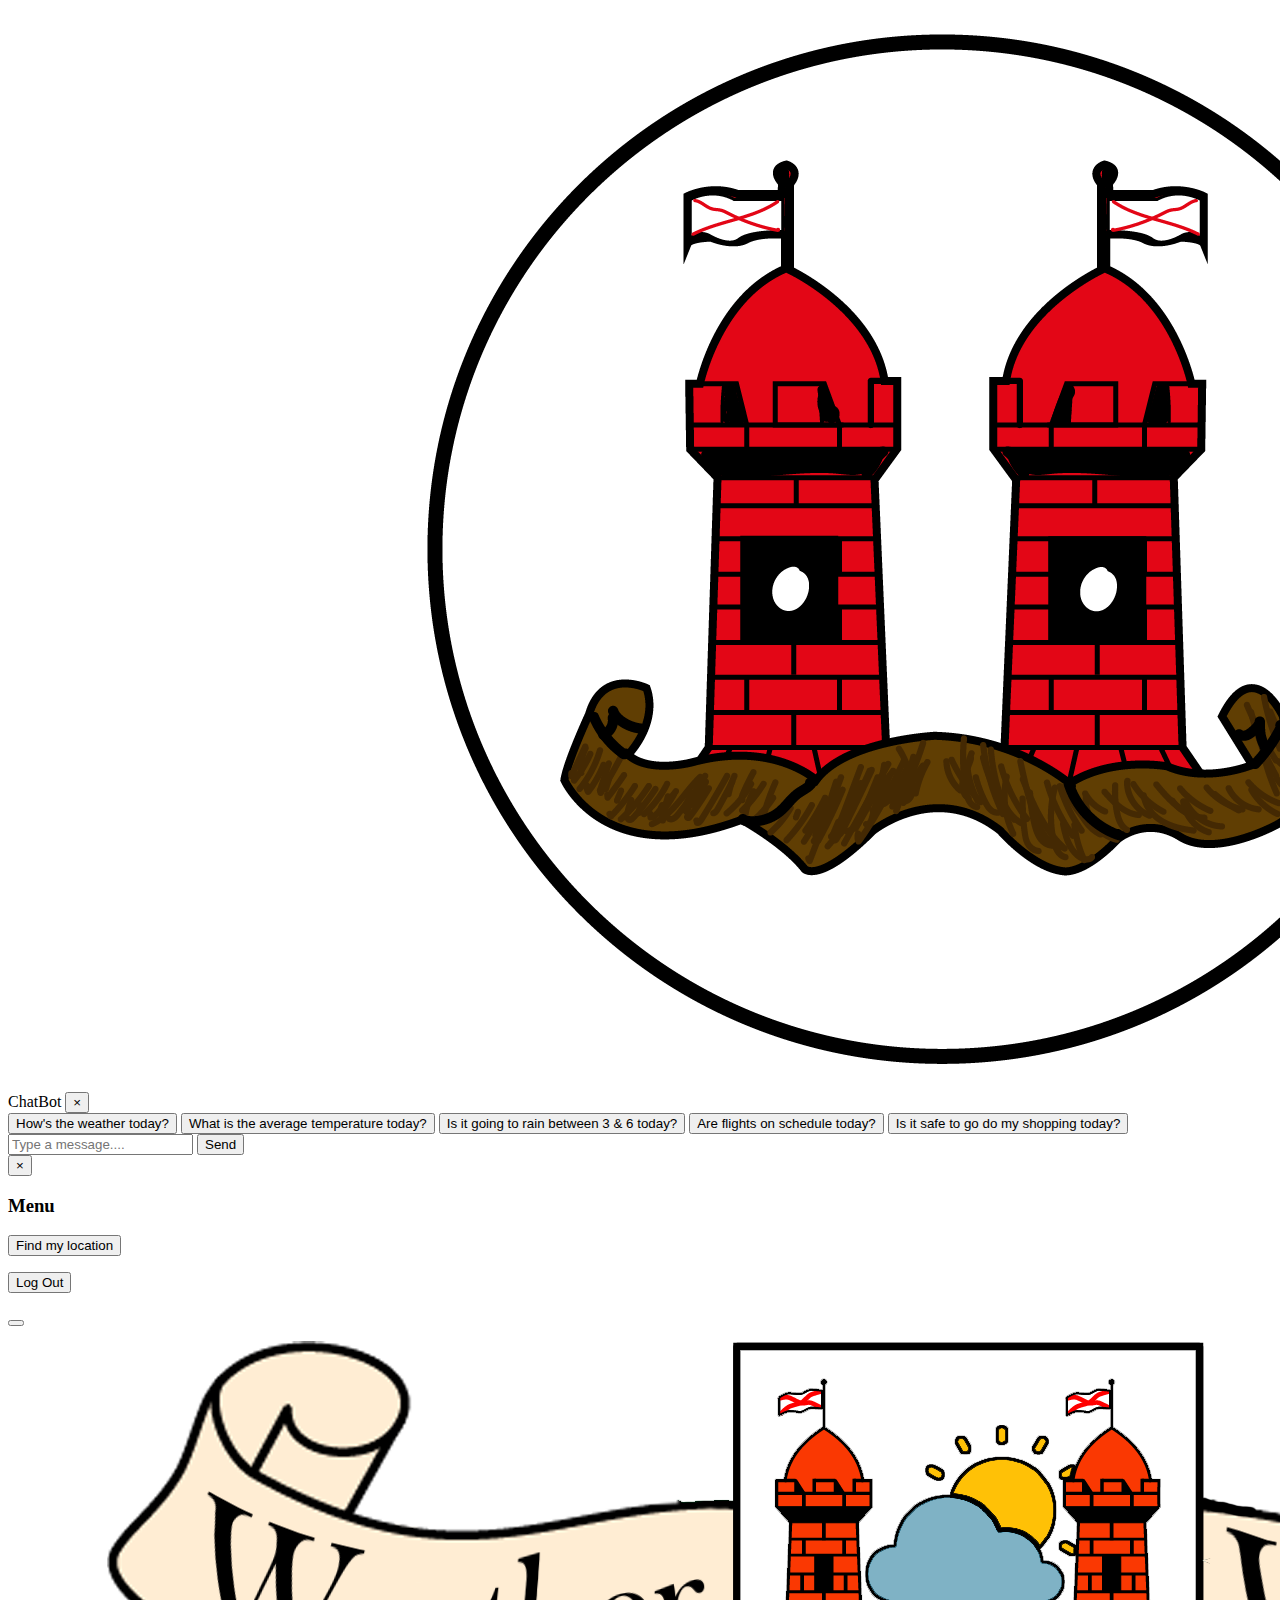
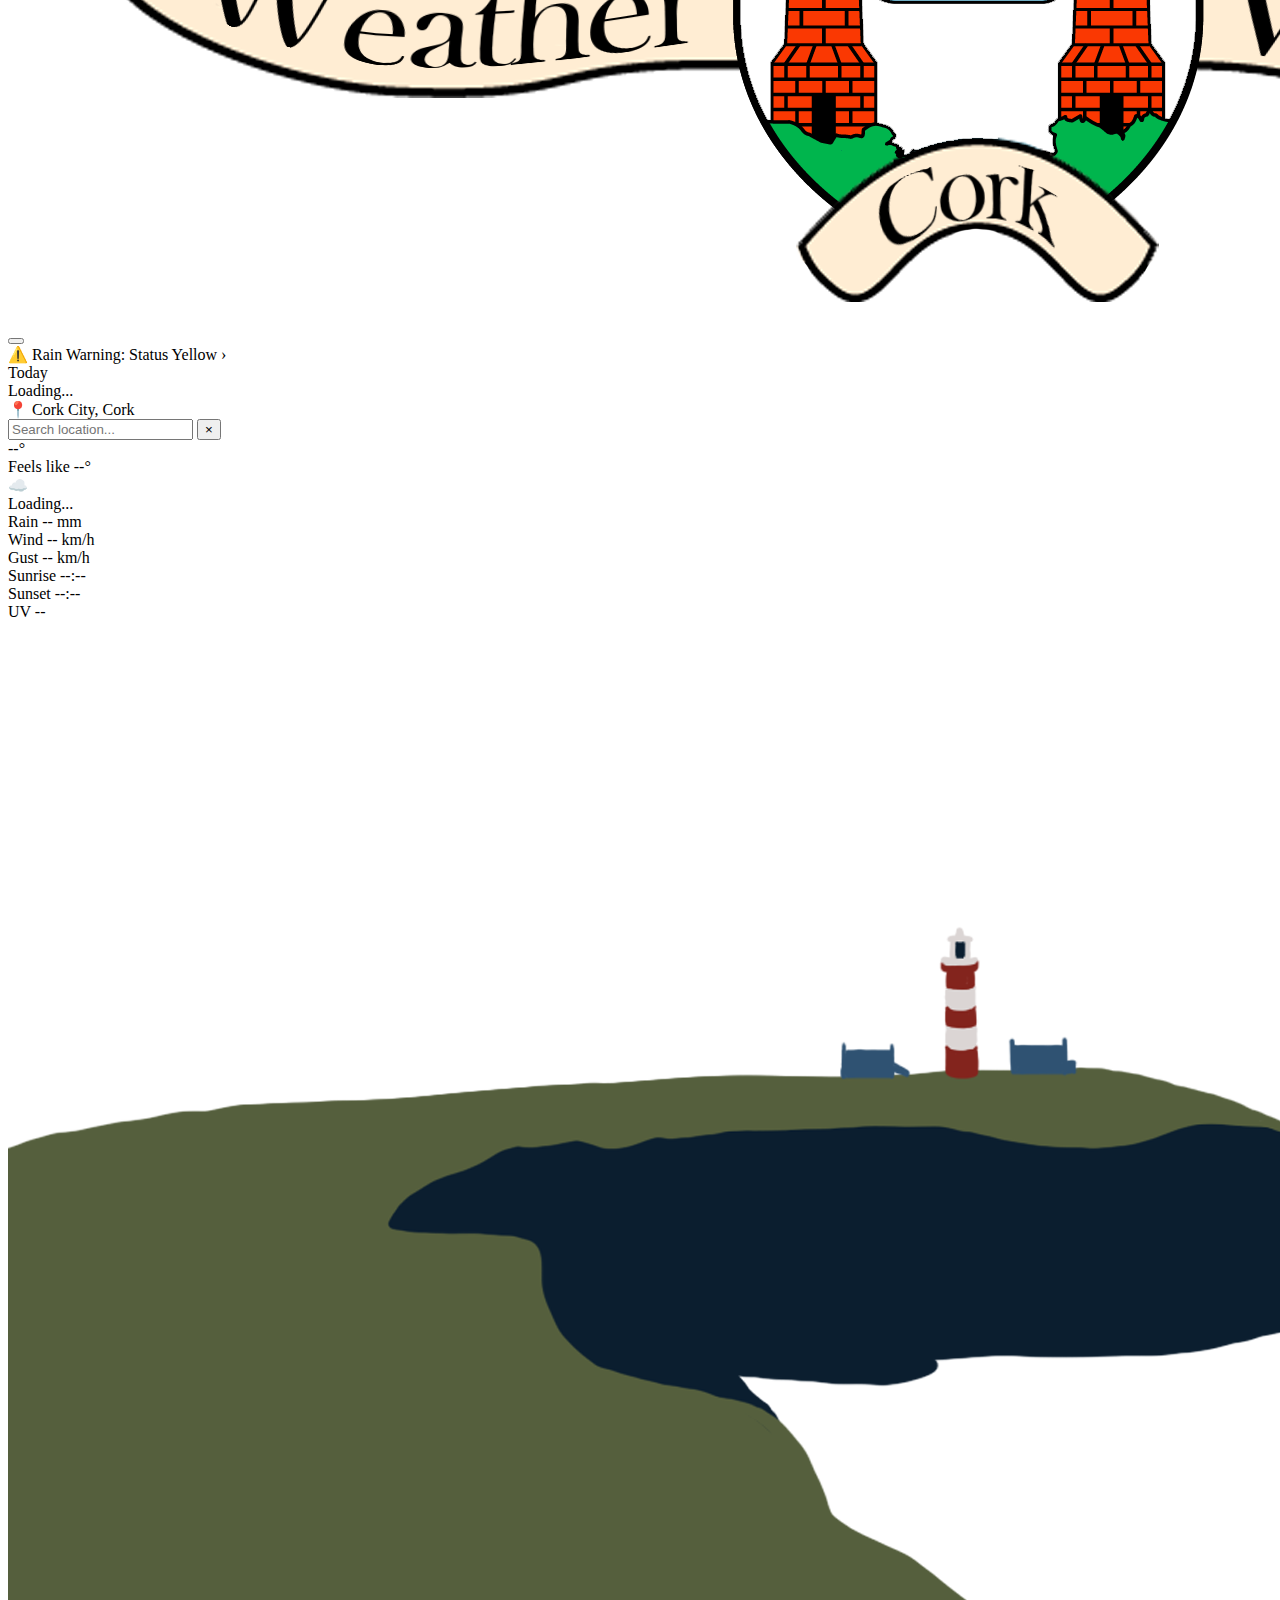
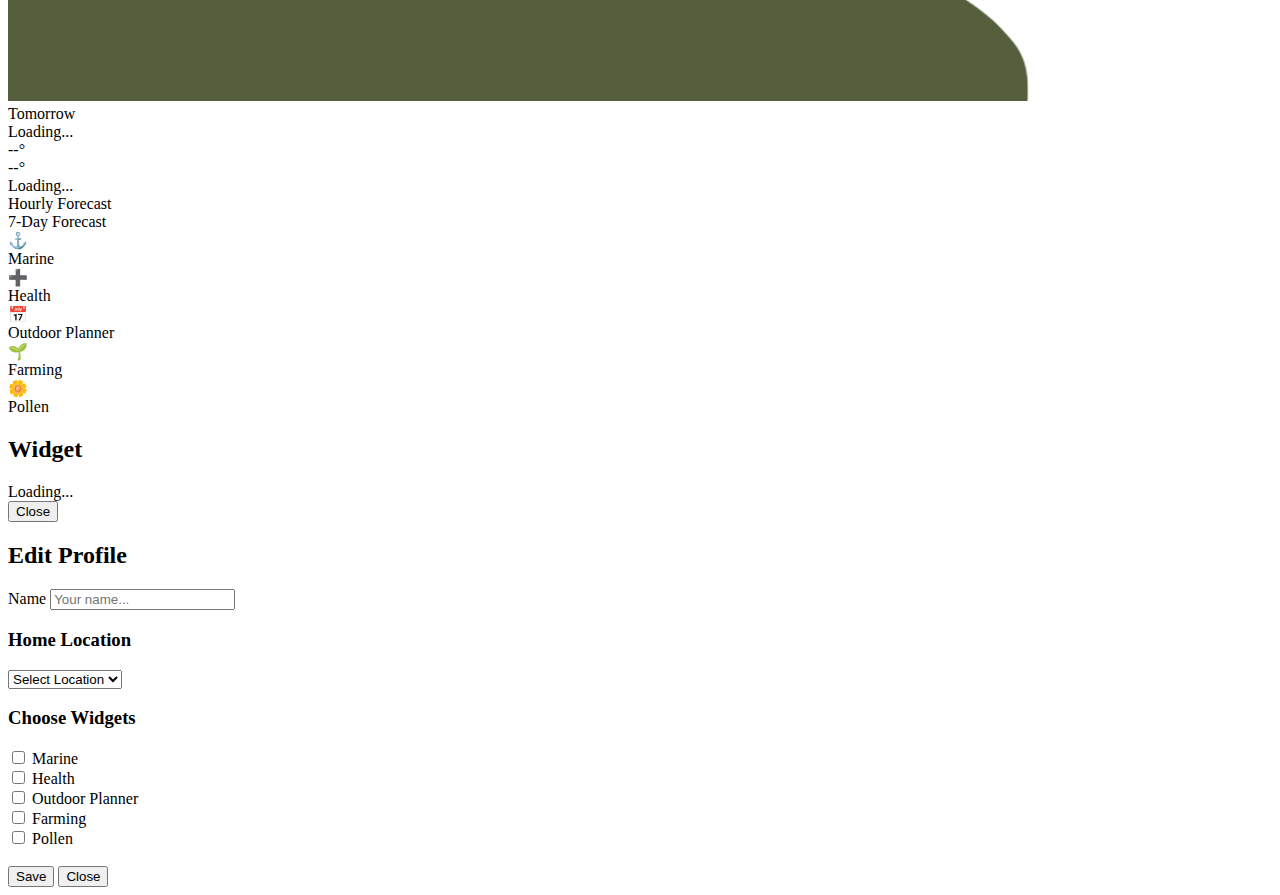
<file: index.html>
<!DOCTYPE html>
<html lang="en">
<head>
  <meta charset="UTF-8" />
  <title>Homepage</title>
  <meta name="viewport" content="width=device-width, initial-scale=1" />
  <link rel="stylesheet" href="styles.css" />
  <link rel="javascript" href="homepagefunctions.js" type="script" media="screen"/>
</head>


<body class="homepage">
<div id="weatherwisebot">
    <div id="weatherwiseicon">
        <img src ="Images/Alt lOGO.png" id="AILOGO" />
    </div>
    <div id="weatherwisecontainer" class="hidden">
        <div id="weatherwiseheader">
            <span>ChatBot</span>
            <button id="closebtn">&times;</button>
        </div>
        <div id="weatherwisebody">
            <div id="weatherwisemessages">  </div>  </div>  <div id="prompts">
            <button class="promptbtn">How's the weather today?</button>
            <button class="promptbtn">What is the average temperature today?</button>
            <button class="promptbtn">Is it going to rain between 3 & 6 today?</button>
            <button class="promptbtn">Are flights on schedule today?</button>
            <button class="promptbtn">Is it safe to go do my shopping today?</button>
        </div>
        <div id="weatherwiseinputcontainer">
            <input type="text" id="weatherwiseinput" placeholder="Type a message...."/>
            <button id="sendbtn">Send</button> 
        </div>  </div></div>
<script src="chatbot.js"></script>

    <!--Location -->

 <script>
  var popup = document.getElementById("profile-popup");
  var openBtn = document.getElementById("open-profile");
  var closeBtn = document.getElementById("close-popup");
  var saveBtn = document.getElementById("save-settings");
  var locationSelect = document.getElementById("profile-location");

  openBtn.onclick = function () { popup.classList.remove("hidden"); };
  closeBtn.onclick = function () { popup.classList.add("hidden"); };
 saveBtn.onclick = function () {
    saveWidgetSettings();
    var selectedLocation = locationSelect.value;
    localStorage.setItem("homeLocation", selectedLocation);

    popup.classList.add("hidden");
    updateHomeLocation();
    fetchWeather(); // refresh weather for new location
  };
  function loadProfileSettings() {
    var savedLocation = localStorage.getItem("homeLocation");
    if (savedLocation) {
      locationSelect.value = savedLocation;
      updateHomeLocation();
    }
  }

  function updateHomeLocation() {
    var locName = localStorage.getItem("homeLocation") || "Cork City";
    document.querySelector(".location-name").textContent = locName + ", Cork";
  }
  loadProfileSettings();
</script>
  <script>
function fetchWeather() {
  
  var lat = 51.8985;
  var lon = -8.4756;

  var location = localStorage.getItem("homeLocation");

  if (location === "Ovens") {
    lat = 51.8743;
    lon = -8.6890;
  } else if (location === "Doneraile") {
    lat = 52.2167;
    lon = -8.6667;
  } else if (location === "Kinsale") {
    lat = 51.7079;
    lon = -8.5308;
  } else if (location === "Bishopstown") {
    lat = 51.8801;
    lon = -8.5120;
  }

  var query =
    "latitude=" + lat +
    "&longitude=" + lon +
    "&daily=weather_code,temperature_2m_max,temperature_2m_min,precipitation_sum,wind_speed_10m_max,wind_gusts_10m_max,sunrise,sunset,uv_index_max" +
    "&timezone=auto&wind_speed_unit=kmh&precipitation_unit=mm";

  var url = "https://webdevcit.com/notes/getweather.php?" + query;

  var script = document.createElement("script");
  script.src = url;
  document.body.appendChild(script);
}
</script>

 <!--  
   function getLocation() 
    {
    navigator.geolocation.getCurrentPosition( showCoords );
  }
function showCoords (position) {
     
 var devLatitude = position.coords.latitude;
var devLongitude = position.coords.longitude;
      document.getElementById("current_coords").innerHTML = "lat: " + devLatitude + " long: " + devLongitude;
    }  
 window.addEventListener("load", init);
 function init()
    {	 document.getElementById("get_coords_but").addEventListener("click", getLocation) } -->


 <div id="sidebar">
    <button id="close-sidebar" aria-label="Close menu">×</button>
  
    <h3 class="sidebar-title">Menu</h3>
  
    <p>
      <input type="button" value="Find my location" id="get_coords_but">
      <div id="current_coords"></div>
    </p>
  
    <p>
      <button id="logout_sidebar" onclick="window.location.href='login.html'">
        Log Out
      </button>
    </p>
  </div>
  
  <!-- header -->
  <header class="top-header">

    <button class="burger" id="burger" value="burger"></button>

    <div class="header-logo">
      <img src="logoexample5.png" alt="MMSD logo" />
    </div>

    <button class="header-icon" id="open-profile" value="Account"></button>
  </header>

  <!-- warning sign -->
  <div class="warning-bar">
    <div class="warning-bar-left">
      <span class="warning-icon">⚠️</span>
      <span class="warning-text">Rain Warning: Status Yellow</span>
      <span class="warning-chevron">›</span>
    </div>
    
  </div>

  <main class="home-shell">

    <section class="top-section">

      <div class="top-left">
        <div class="today-header">  <div>
            <div class="today-label">Today</div>
            <div class="today-date" id="today-date">Loading...</div>
          </div>
          <div class="today-location-row">
           <span class="location-icon">📍</span>
            <span class="location-name">Cork City, Cork</span>
          </div>
        </div>

        <div class="search-row">
          <input class="location-search" type="text" placeholder="Search location..." />
          <button class="search-clear" aria-label="Clear search">×</button>
        </div>

  <div class="card card-weather">
          <div class="card-weather-main">
            <div class="temp-block"><div class="temp-main" id="current-temp">--°</div>
              <div class="temp-feels" id="current-feels">Feels like --°</div>
            </div>

 <div class="icon-block">
 <div class="icon-item">
    <div class="icon-symbol" id="current-icon">☁️</div>  <div class="icon-label" id="current-condition">Loading...</div>
              </div>

 <div class="icon-item">
  <!-- <div class="icon-symbol" id="moon-icon">🌒</div>  <div class="icon-label"  id="moon-phase-label"   >Moon Phase</div>-->
  </div>
 </div>
   </div>

          <div class="card-weather-details">
            <div class="detail-column">
         <div class="detail-row"><span class="rain-icon"></span> <span id="current-rain">Rain -- mm</span></div>
        <div class="detail-row"><span class="wind-icon"></span> <span id="current-wind">Wind -- km/h</span></div>
              <div class="detail-row"><span class="gust-icon"></span> <span id="current-gust">Gust -- km/h</span></div>
            </div>
  <div class="detail-column">
              <div class="detail-row"><span class="sunrise-icon"></span> <span id="sunrise">Sunrise --:--</span></div>
              <div class="detail-row"><span class="sunset-icon"></span> <span id="sunset">Sunset --:--</span></div>
        <div class="detail-row"><span class="UV-icon"></span> <span id="uv-index">UV --</span></div>
            </div>        </div>
        </div>   </div>

      <div class="top-right">
        <div class="card kinsale-graphic">
          <img src="old head of kinsale.png" alt="Old Head of Kinsale" />
        </div>
    <div class="card card-tomorrow">
          <div class="tomorrow-header">
            <div class="tomorrow-title">Tomorrow</div>
            <div class="tomorrow-date" id="tomorrow-date">Loading...</div>
          </div>
  <div class="tomorrow-main">
            <div class="tomorrow-temp-block">
              <div class="temp-main" id="tomorrow-temp">--°</div>
              <div class="temp-minmax" id="tomorrow-minmax">--°</div>
            </div>
            <div class="tomorrow-conditions" id="tomorrow-conditions">
              <div>Loading...</div>
            </div>
          </div>  </div> </div>
 </section>
 <section class="hourly-row">
  <div class="card card-hourly">
    <div class="card-heading">Hourly Forecast</div>
    <div class="hourly-strip" id="hourly-strip"></div>
  </div>
</section> <section class="forecast-row">
      <div class="card card-7day">
        <div class="card-heading">7-Day Forecast</div>
        <div class="forecast-strip" id="forecast-strip"></div>
      </div>
    </section>  <section class="bottom-widgets">
      <div class="card bottom-card hover-card" data-widget="marine">
        <div class="bottom-icon">⚓</div> Marine
      </div>
  <div class="card bottom-card hover-card" data-widget="health">
        <div class="bottom-icon">➕</div> Health
      </div>   <div class="card bottom-card hover-card" data-widget="outdoor">
        <div class="bottom-icon">📅</div> Outdoor Planner
      </div>
      <div class="card card-farming hover-card" data-widget="farming">
        <div class="farming-icon">🌱</div>
        <div class="farming-label">Farming</div>
      </div>
      <div class="card bottom-card hover-card" data-widget="pollen">
        <div class="bottom-icon">🌼</div>
        <div class="bottom-label">Pollen</div>
      </div>
    </section>
    <!-- popup before widgets for all -->
<div id="widget-popup" class="popup hidden">
  <div class="popup-inner" id="widget-popup-inner">
    <h2 id="widget-popup-title">Widget</h2>
    <div id="widget-popup-content">Loading...</div>

    <button id="close-widget-popup" class="close-btn">Close</button>
  </div>
</div>

  </main>
  <div id="profile-popup" class="popup hidden">
    <div class="popup-inner">
      <h2>Edit Profile</h2>

      <label>Name</label>
      <input type="text" id="profile-name" placeholder="Your name..." />

      <h3>Home Location</h3>
      <select id="profile-location">
        <option value="">Select Location</option>
        <option value="Ovens">Ovens</option>
        <option value="Doneraile">Doneraile</option>
        <option value="Kinsale">Kinsale</option>
        <option value="Bishopstown">Bishopstown</option>
      </select>

      <h3>Choose Widgets</h3>
      <label><input type="checkbox" data-widget-toggle="marine"> Marine</label><br>
      <label><input type="checkbox" data-widget-toggle="health"> Health</label><br>
      <label><input type="checkbox" data-widget-toggle="outdoor"> Outdoor Planner</label><br><label><input type="checkbox" data-widget-toggle="farming"> Farming</label><br>
      <label><input type="checkbox" data-widget-toggle="pollen"> Pollen</label><br><br>

      <button id="save-settings">Save</button>
      <button id="close-popup" class="close-btn">Close</button>
    </div>
  </div>

 
  <!-- Sscript for api from garys website, i dont know if i downloaded it with everything we need or if you can edit it -->
  <script>
    
    var widgetPopup = document.getElementById("widget-popup");
var popupTitle = document.getElementById("widget-popup-title");
var popupContent = document.getElementById("widget-popup-content");
var closeWidgetPopup = document.getElementById("close-widget-popup");

var widgets = document.querySelectorAll("[data-widget]");

for (var i = 0; i < widgets.length; i++) {
  widgets[i].addEventListener("click", function () {

var widgetName = this.getAttribute("data-widget");
popupTitle.textContent = widgetName.toUpperCase();

if (!weatherData) {
  popupContent.innerHTML = "Getting today’s data...";
  widgetPopup.classList.remove("hidden");
  return;
}

var d = weatherData.daily;

var rain = Math.round(d.precipitation_sum[0]) || "--";
var wind = Math.round(d.wind_speed_10m_max[0]) || "--";
var gust = Math.round(d.wind_gusts_10m_max[0]) || "--";
var max  = Math.round(d.temperature_2m_max[0]) || "--";
var min  = Math.round(d.temperature_2m_min[0]) || "--";


if (widgetName === "marine") {
  popupContent.innerHTML = `
    <div>🌊 <b>Marine report</b></div>
    <br>
    Wind: ${wind} km/h <br>
    Gusts: ${gust} km/h <br>
    Rain: ${rain} mm <br>
    Air temp: ${max}° / ${min}°
  `;
}

if (widgetName === "health") {
  popupContent.innerHTML = `
    <div>➕ <b>Health info</b></div>
 
 
    Temp today: ${max}° <br>
    Wind: ${wind} km/h <br>
    Rain: ${rain} mm <br><br>
    
  `;
}

if (widgetName === "outdoor") {
  popupContent.innerHTML = `
    <div>📅 <b>Outdoor planner</b></div>
    <br>
  Max temp: ${max}° <br>
    Rain today: ${rain} mm <br>
 Wind: ${wind} km/h <br><br>
    A drier, warmer part of the day is usually best for being outside.
  `;
}

if (widgetName === "farming") {
  popupContent.innerHTML = `
    <div>🌱 <b>Farming forecast</b></div>
    <br>
    Rain today: ${rain} mm <br>
 Wind: ${wind} km/h <br>
 Temp: ${max}° <br><br>
    Use this to get a quick sense of field and general farming conditions.
  `;
}

if (widgetName === "pollen") {
  popupContent.innerHTML = `
    <div>🌼 <b>Pollen overview</b></div>
    <br>
 Rain today: ${rain} mm <br><br>
 More rain usually means -> less pollen in the air 
    On drier days, pollen is more active.
  `;
}

widgetPopup.classList.remove("hidden");
});

}

closeWidgetPopup.onclick = function () {
  widgetPopup.classList.add("hidden");
};


closeWidgetPopup.onclick = function () {
  widgetPopup.classList.add("hidden");
};

   function saveWidgetSettings() {
      var toggles = document.querySelectorAll("[data-widget-toggle]");
      var settings = {};

      for (var i = 0; i < toggles.length; i++) {
        var widget = toggles[i].getAttribute("data-widget-toggle");
        settings[widget] = toggles[i].checked;
      }

      localStorage.setItem("widgetSettings", JSON.stringify(settings));
      loadWidgetSettings();
    }

    function loadWidgetSettings() {
      var settings = JSON.parse(localStorage.getItem("widgetSettings"));
      if (!settings) return;

      var widgets = document.querySelectorAll("[data-widget]");

      for (var i = 0; i < widgets.length; i++) {
        var name = widgets[i].getAttribute("data-widget");
        widgets[i].style.display = settings[name] === false ? "none" : "block";
      }
  var toggles = document.querySelectorAll("[data-widget-toggle]");
      for (var j = 0; j < toggles.length; j++) {
        var name = toggles[j].getAttribute("data-widget-toggle");
        toggles[j].checked = settings[name] !== false;
      }
    }

    loadWidgetSettings();

    var popup = document.getElementById("profile-popup");
    var openBtn = document.getElementById("open-profile");
    var closeBtn = document.getElementById("close-popup");
    var saveBtn = document.getElementById("save-settings");
    var locationSelect = document.getElementById("profile-location");

    openBtn.onclick = function () { popup.classList.remove("hidden"); };
    closeBtn.onclick = function () { popup.classList.add("hidden"); };
    saveBtn.onclick = function () {
      saveWidgetSettings();
      var selectedLocation = locationSelect.value;
  localStorage.setItem("homeLocation", selectedLocation);

  // 3. Update UI text
  updateHomeLocation();

  // 4. Refetch weather for new coords
  fetchWeather();
      popup.classList.add("hidden");
    };
    var weatherData = null;
 function processWeather(data) {
      console.log("Weather received:", data);
      weatherData = data;  // save for popups

      var max = data.daily.temperature_2m_max;
      var min = data.daily.temperature_2m_min;
      var codes = data.daily.weather_code;
      var times = data.daily.time;

      var rain = data.daily.precipitation_sum;
      var wind = data.daily.wind_speed_10m_max;
      var gust = data.daily.wind_gusts_10m_max;
      var sunrise = data.daily.sunrise;
var sunset = data.daily.sunset;
var uv = data.daily.uv_index_max;
var moon = data.daily.moon_phase;
// HOURLY FORECAST
var hourlyTimes = data.hourly.time;
var hourlyTemp = data.hourly.temperature_2m;
var hourlyRain = data.hourly.precipitation_probability;
var hourlyCodes = data.hourly.weather_code;

var conditionMap = {
  0:  "Clear sky",
  1:  "Mainly clear",
  2:  "Partly cloudy",
  3:  "Overcast",
  45: "Fog",
  48: "Fog",
  51: "Light drizzle",
  53: "Drizzle",
  55: "Heavy drizzle",
  61: "Light rain",
  63: "Rain",
  65: "Heavy rain",
  71: "Light snow",
  73: "Snow",
  75: "Heavy snow",
  80: "Rain showers",
  81: "Rain showers",
  82: "Heavy showers",
  85: "Snow showers",
  86: "Snow showers",
  95: "Thunderstorm",
  96: "Thunderstorm + hail",
  99: "Thunderstorm + hail"
};
   var iconMap = {
  0: "☀️",   
  1: "🌤️",  
  2: "⛅",   
  3: "☁️",   
  45: "🌫️",  
  48: "🌫️",  
  51: "🌦️",  
  53: "🌦️",
  55: "🌦️",
  61: "🌧️",  
  63: "🌧️",
  65: "🌧️",
  71: "❄️",  
  73: "❄️",
  75: "❄️",
  80: "🌦️",  
  81: "🌦️",
  82: "🌧️",
  85: "🌨️",  
  86: "🌨️",
  95: "⛈️",  
  96: "⛈️",
  99: "⛈️"
};

      /* today */
      document.getElementById("current-temp").textContent = Math.round(max[0]) + "°";
      document.getElementById("current-feels").textContent = "Feels like " + Math.round(min[0]) + "°";
      document.getElementById("today-date").textContent = times[0];
      document.getElementById("current-condition").textContent = conditionMap[codes[0]];
      document.getElementById("current-icon").textContent = iconMap[codes[0]];
      document.getElementById("current-rain").textContent = "Rain " + Math.round(rain[0]) + " mm";
      document.getElementById("current-wind").textContent = "Wind " + Math.round(wind[0]) + " km/h";
      document.getElementById("current-gust").textContent = "Gust " + Math.round(gust[0]) + " km/h";
      document.getElementById("sunrise").textContent =
  "Sunrise " + sunrise[0].slice(11,16);

document.getElementById("sunset").textContent =
  "Sunset " + sunset[0].slice(11,16);

document.getElementById("uv-index").textContent =
  "UV " + uv[0];
    /* tomorrow */
      document.getElementById("tomorrow-temp").textContent = Math.round(max[1]) + "°";
      document.getElementById("tomorrow-minmax").textContent = Math.round(min[1]) + "°";
      document.getElementById("tomorrow-date").textContent = times[1];

      document.getElementById("tomorrow-conditions").innerHTML =
        conditionMap[codes[1]] + "<br>" +
        "💧 " + Math.round(rain[1]) + " mm<br>" +
        "💨 " + Math.round(wind[1]) + " km/h";

    // hourly bar
var hourlyTimes = data.hourly.time;
var hourlyTemp = data.hourly.temperature_2m;
var hourlyRain = data.hourly.precipitation_probability;
var hourlyCodes = data.hourly.weather_code;

var hourlyStrip = document.getElementById("hourly-strip");
hourlyStrip.innerHTML = "";
for (var h = 0; h < 12; h++) {
  var hourLabel = hourlyTimes[h].slice(11, 16); // "14:00"
  var hTemp = Math.round(hourlyTemp[h]);
  var hRain = hourlyRain[h];
  var hIcon = iconMap[ hourlyCodes[h] ] || "☁️";

  var div = document.createElement("div");
  div.className = "hour-slot hover-card";

  div.innerHTML =
    "<div class='hour-label'>" + hourLabel + "</div>" +
    "<div class='hour-icon'>" + hIcon + "</div>" +
    "<div class='hour-temp'>" + hTemp + "°</div>" +
    "<div class='hour-rain'>" + hRain + "%</div>";

  hourlyStrip.appendChild(div);
}

      var strip = document.getElementById("forecast-strip");
      strip.innerHTML = "";

      for (var i = 0; i < 7; i++) {
        var dateObj = new Date(times[i]);
        var dayName = dateObj.toLocaleDateString("en-GB", { weekday: "short" });

        var div = document.createElement("div");
        div.className = "forecast-day hover-card";

        div.innerHTML =
          "<div class='forecast-day-label'>" + dayName + "</div>" +
          "<div class='forecast-icon'>" + iconMap[codes[i]] + "</div>" +
          "<div class='forecast-temp'>" + Math.round(max[i]) + "°</div>" +
          "<div class='forecast-rain'>💧 " + Math.round(rain[i]) + " mm</div>" +
          "<div class='forecast-wind'>🌬️ " + Math.round(wind[i]) + " km/h</div>" +
          "<div class='forecast-gust'>💨 " + Math.round(gust[i]) + " km/h</div>";

        strip.appendChild(div);
      }
    }
    var burger = document.getElementById("burger");
  var sidebar = document.getElementById("sidebar");
  var closeSidebar = document.getElementById("close-sidebar");

  if (burger && sidebar && closeSidebar) {
    burger.onclick = function () {
      sidebar.classList.add("open");
    };

    closeSidebar.onclick = function () {
      sidebar.classList.remove("open");
    };
  }

    
    function fetchWeather() {
      var lat = 51.8985;
      var lon = -8.4756;
  var location = localStorage.getItem("homeLocation");
    
      if (location === "Ovens") {
        lat = 51.8743; lon = -8.6890;
      } else if (location === "Doneraile") {
        lat = 52.2167; lon = -8.6667;
      } else if (location === "Kinsale") {
        lat = 51.7079; lon = -8.5308;
      } else if (location === "Bishopstown") {
        lat = 51.8801; lon = -8.5120;
      }
  var query =
        "latitude=" + lat +
        "&longitude=" + lon +
        "&daily=weather_code,temperature_2m_max,temperature_2m_min,precipitation_sum,wind_speed_10m_max,wind_gusts_10m_max,sunrise,sunset,uv_index_max&hourly=temperature_2m,precipitation_probability,weather_code" +
        "&timezone=auto&wind_speed_unit=kmh&precipitation_unit=mm";

      var url = "https://webdevcit.com/notes/getweather.php?" + query;

      var script = document.createElement("script");
      script.src = url;
      document.body.appendChild(script);
    }
    
    loadProfileSettings();
updateHomeLocation();
fetchWeather();


  </script>

</body>
</html>
</file>
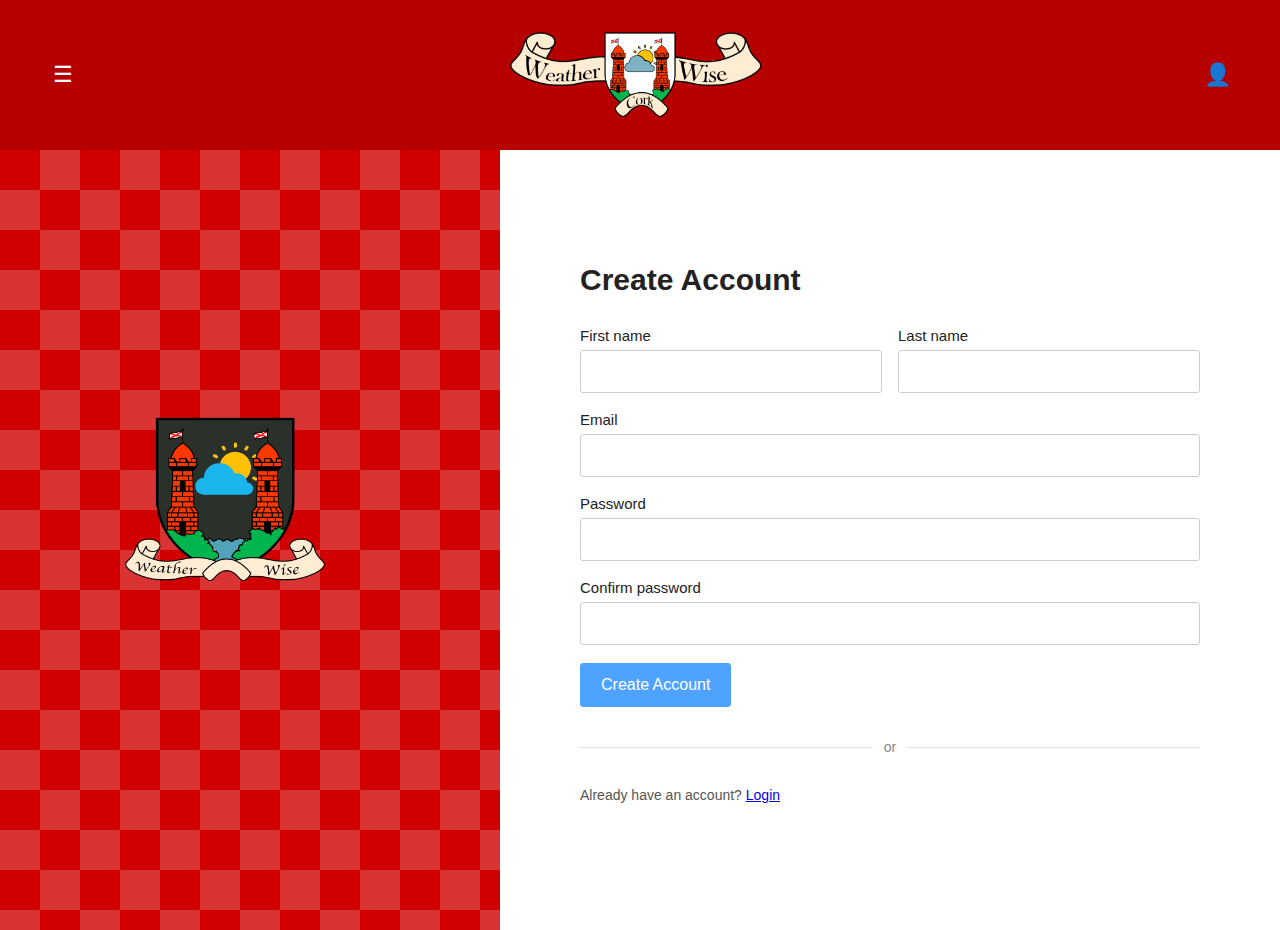
<file: create-account.html>
<!DOCTYPE html>
<html lang="en">
<head>
  <meta charset="UTF-8" />
  <title>Create Account</title>
  <meta name="viewport" content="width=device-width, initial-scale=1" />
  <link rel="stylesheet" href="loginandoutstyles.css" />
</head>

<body class="login-page">

  <header class="top-header">
    <button class="header-icon" aria-label="Open menu">☰</button>

    <div class="header-logo">
      <img src="logoexample5.png" alt="MMSD logo" />
    </div>

    <button class="header-icon" aria-label="Account">👤</button>
  </header>

  <main class="layout-shell">
    <div class="layout-grid">

      <aside class="side-panel">
        <div class="side-panel-logo">
          <img src="logoexample4.png" alt="MMSD logo large" />
        </div>
      </aside>

      <section class="form-area">
        <div class="form-wrapper">

          <h1 class="page-title">Create Account</h1>

          <form class="form-block">

            <div class="form-row split">
              <div class="form-field">
                <label for="first-name">First name</label>
                <input id="first-name" type="text" required />
              </div>

              <div class="form-field">
                <label for="last-name">Last name</label>
                <input id="last-name" type="text" required />
              </div>
            </div>

            <div class="form-field">
              <label for="create-email">Email</label>
              <input id="create-email" type="email" required />
            </div>

            <div class="form-field">
              <label for="create-password">Password</label>
              <input id="create-password" type="password" required />
            </div>

            <div class="form-field">
              <label for="confirm-password">Confirm password</label>
              <input id="confirm-password" type="password" required />
            </div>

            <button type="submit" class="btn btn-primary">Create Account</button>

          </form>

          <div class="divider">
            <span>or</span>
          </div>

          <p class="secondary-text">
            Already have an account?
            <a href="login.html">Login</a>
          </p>
        </div>
      </section>

    </div>
  </main>

</body>
</html>
</file>
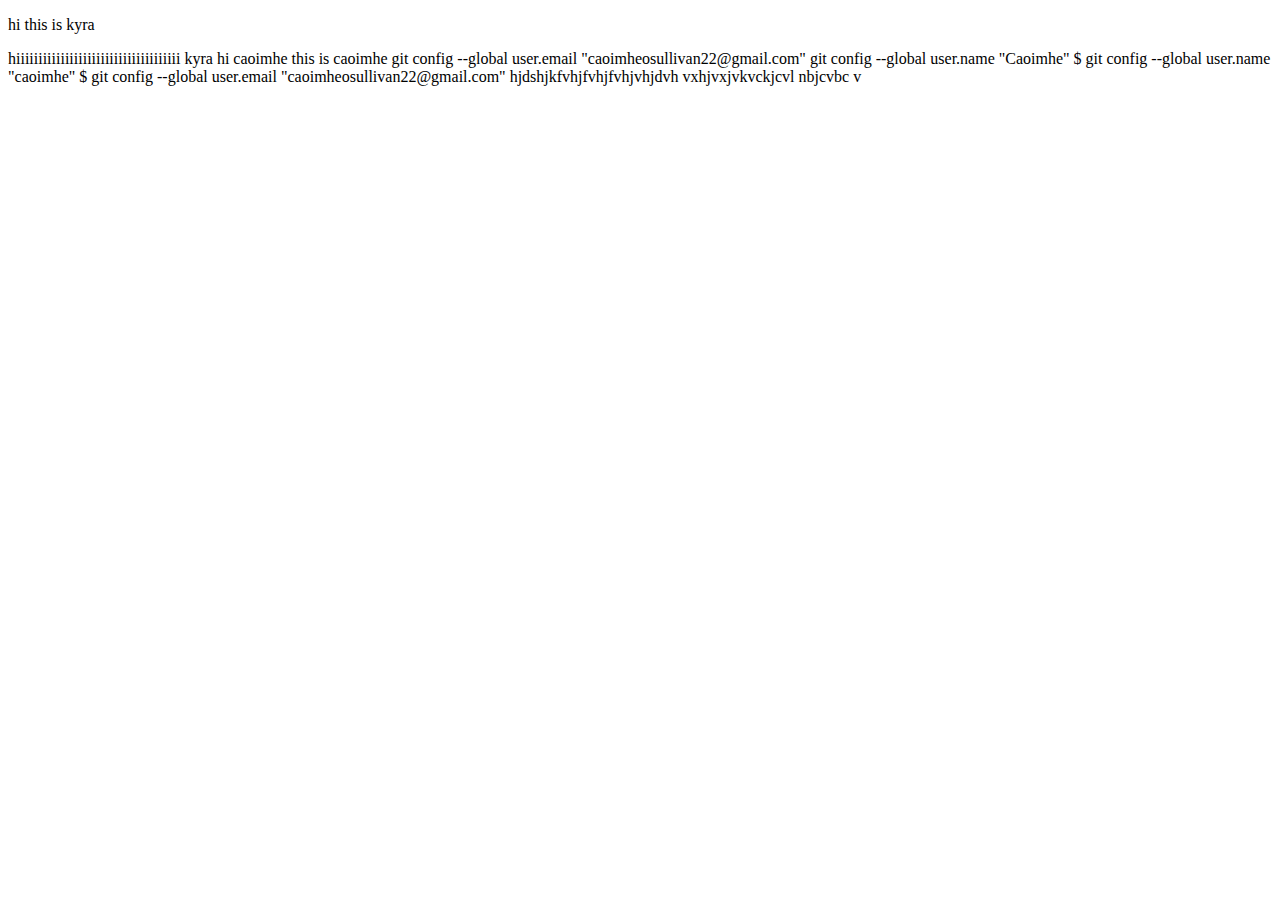
<file: defaulthome.html>
<!DOCTYPE html>
<html lang="en">
<head>
    <meta charset="UTF-8">
    <meta name="viewport" content="width=device-width, initial-scale=1.0">
    <title>WeatherWise Cork</title>
    <style>
        
        </style>
</head>
<body>
    <p> hi this is kyra </p>
    <po></po> hiiiiiiiiiiiiiiiiiiiiiiiiiiiiiiiiiiiii kyra   hi caoimhe   this is caoimhe
</body>


</html>
  git config --global user.email "caoimheosullivan22@gmail.com"
  git config --global user.name "Caoimhe"

$ git config --global user.name "caoimhe"
$ git config --global user.email "caoimheosullivan22@gmail.com"

hjdshjkfvhjfvhjfvhjvhjdvh
vxhjvxjvkvckjcvl
nbjcvbc v
</file>
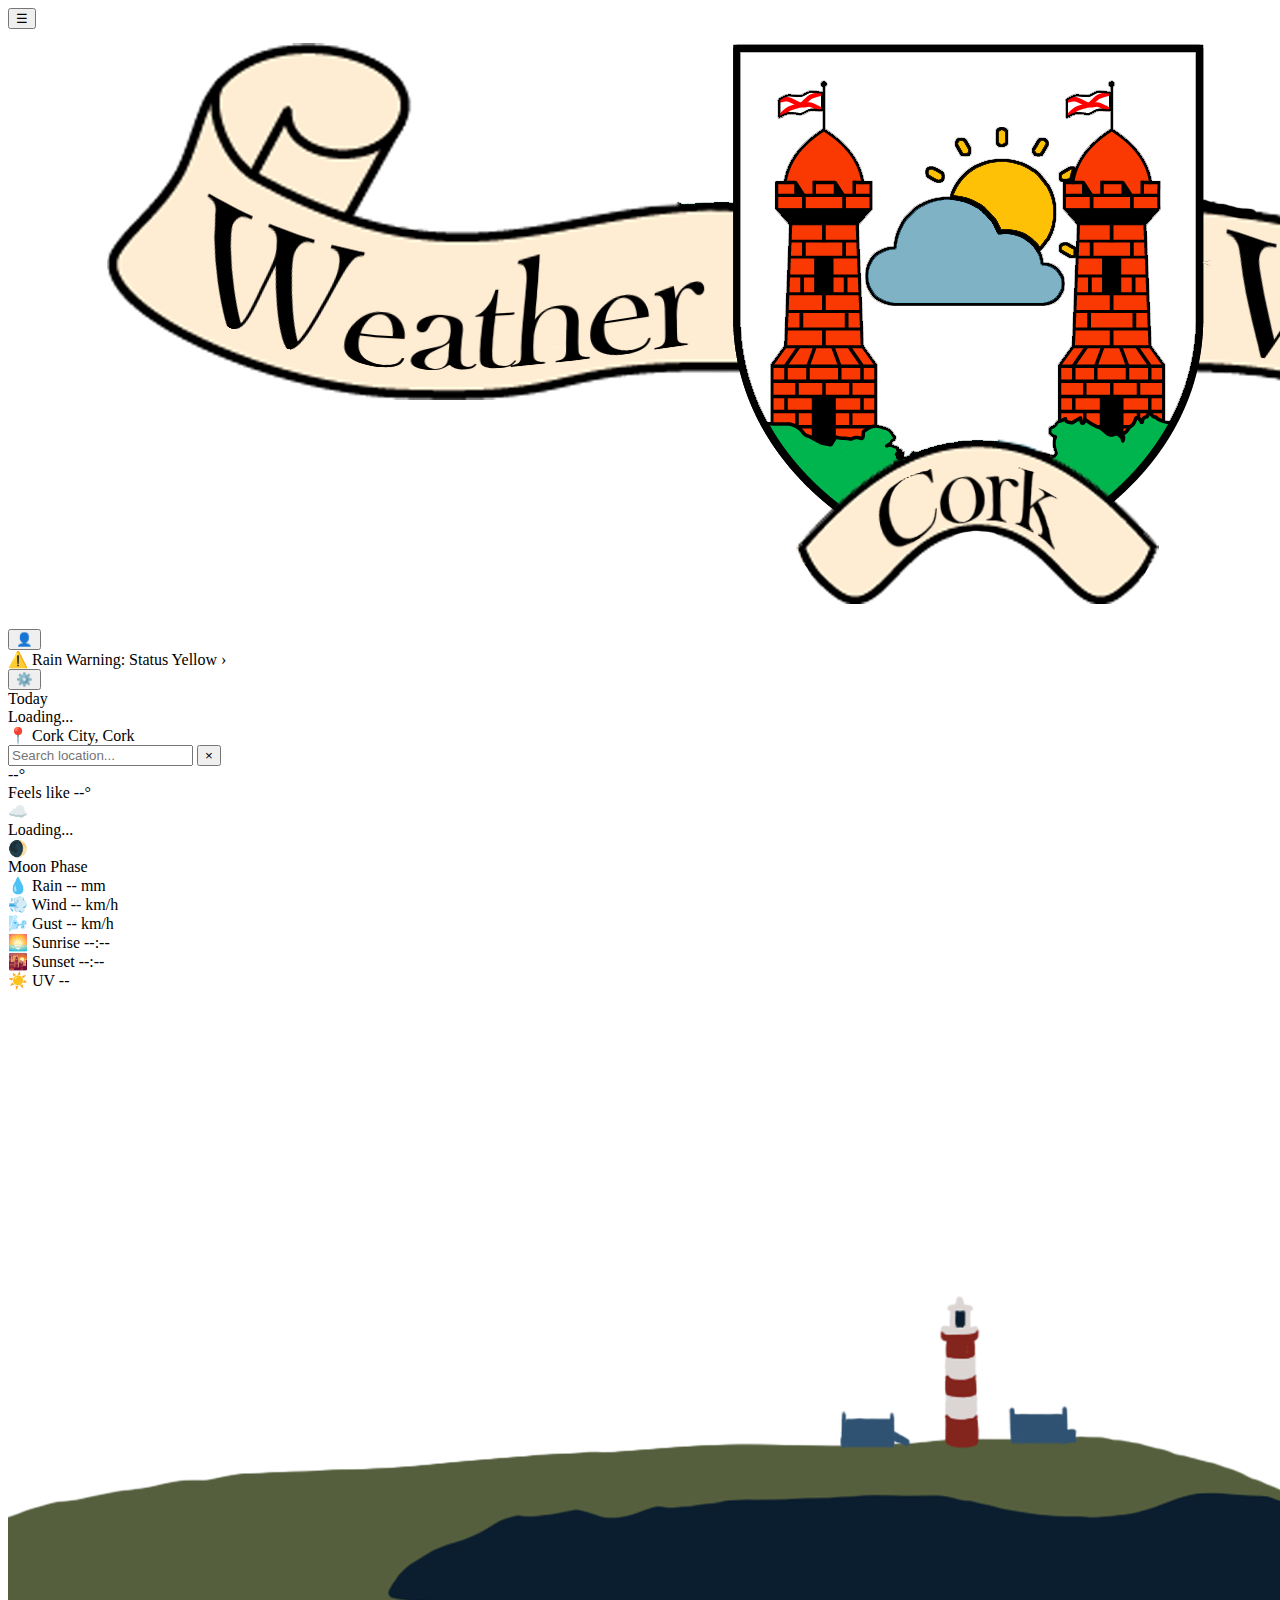
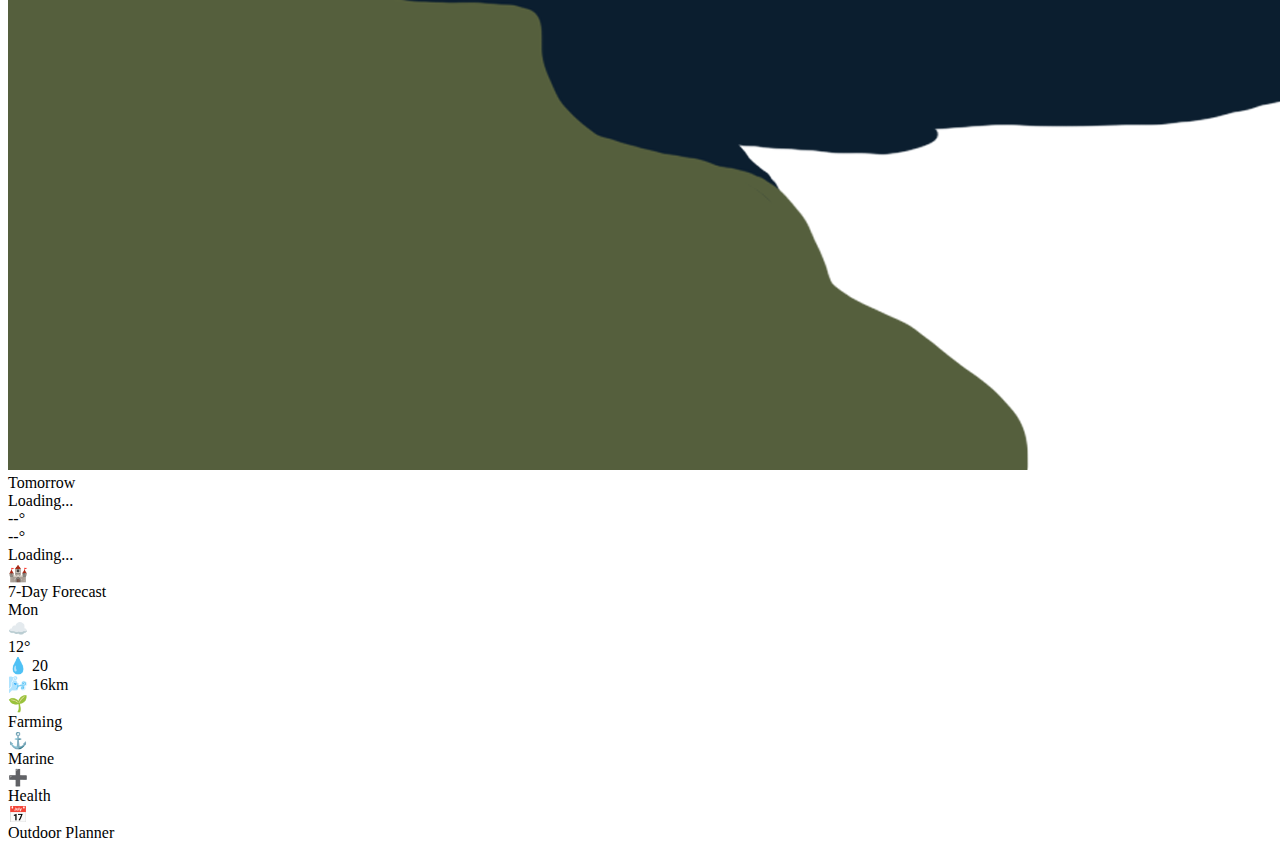
<file: homepage.html>
<!DOCTYPE html>
<html lang="en">
<head>
  <meta charset="UTF-8" />
  <title>Homepage</title>
  <meta name="viewport" content="width=device-width, initial-scale=1" />
  <link rel="stylesheet" href="styles.css" />
</head>

<body class="homepage">

  <!-- header -->
  <header class="top-header">
    <button class="header-icon" aria-label="Open menu">☰</button>

    <div class="header-logo">
      <img src="logoexample5.png" alt="MMSD logo" />
    </div>

    <button class="header-icon" aria-label="Account">👤</button>
  </header>

  <!-- warning (dont know if we are leaving this in ?) -->
  <div class="warning-bar">
    <div class="warning-bar-left">
      <span class="warning-icon">⚠️</span>
      <span class="warning-text">Rain Warning: Status Yellow</span>
      <span class="warning-chevron">›</span>
    </div>
    <button class="warning-settings" aria-label="Warning settings">⚙️</button>
  </div>

  <main class="home-shell">

    <!-- today and tomorrow -->
    <section class="top-section">

      <div class="top-left">
        <div class="today-header">
          <div>
            <div class="today-label">Today</div>
            <div class="today-date" id="today-date">Loading...</div>
          </div>
          <div class="today-location-row">
            <span class="location-icon">📍</span>
            <span class="location-name">Cork City, Cork</span>
          </div>
        </div>

        <!-- Search not set up tho -->
        <div class="search-row">
          <input
            class="location-search"
            type="text"
            placeholder="Search location..."
          />
          <button class="search-clear" aria-label="Clear search">×</button>
        </div>
        

        <div class="card card-weather">
          <div class="card-weather-main">
            <div class="temp-block">
              <div class="temp-main" id="current-temp">--°</div>
              <div class="temp-feels" id="current-feels">Feels like --°</div>
            </div>

            <div class="icon-block">
              <div class="icon-item">
                <div class="icon-symbol" id="current-icon">☁️</div>
                <div class="icon-label" id="current-condition">Loading...</div>
              </div>

              <div class="icon-item">
                <div class="icon-symbol">🌒</div>
                <div class="icon-label">Moon Phase</div>
              </div>
            </div>
          </div>

          <div class="card-weather-details">
            <div class="detail-column">
              <div class="detail-row">
                <span class="detail-icon">💧</span>
                <span id="current-rain">Rain -- mm</span>
              </div>
              <div class="detail-row">
                <span class="detail-icon">💨</span>
                <span id="current-wind">Wind -- km/h</span>
              </div>
              <div class="detail-row">
                <span class="detail-icon">🌬️</span>
                <span id="current-gust">Gust -- km/h</span>
              </div>
            </div>

            <div class="detail-column">
              <div class="detail-row">
                <span class="detail-icon">🌅</span>
                <span id="sunrise">Sunrise --:--</span>
              </div>
              <div class="detail-row">
                <span class="detail-icon">🌇</span>
                <span id="sunset">Sunset --:--</span>
              </div>
              <div class="detail-row">
                <span class="detail-icon">☀️</span>
                <span id="uv-index">UV --</span>
              </div>
            </div>
          </div>
        </div>
      </div>

      <div class="top-right">

        <div class="card kinsale-graphic">
          <img src="old head of kinsale.png" alt="Old Head of Kinsale" />
        </div>

        <div class="card card-tomorrow">
          <div class="tomorrow-header">
            <div class="tomorrow-title">Tomorrow</div>
            <div class="tomorrow-date" id="tomorrow-date">Loading...</div>
          </div>

          <div class="tomorrow-main">
            <div class="tomorrow-temp-block">
              <div class="temp-main" id="tomorrow-temp">--°</div>
              <div class="temp-minmax" id="tomorrow-minmax">--°</div>
            </div>

            <div class="tomorrow-conditions" id="tomorrow-conditions">
              <div>Loading...</div>
            </div>
          </div>

          <div class="tomorrow-badge">
            <span>🏰</span>
          </div>
        </div>
      </div>

    </section>

    <!-- 7 days and widgets -->
    <section class="forecast-row">

      <div class="card card-7day">
        <div class="card-heading">7-Day Forecast</div>
        <div class="forecast-strip">

          <!-- Example day not linked to api -->
          <div class="forecast-day hover-card">
            <div class="forecast-day-label">Mon</div>
            <div class="forecast-icon">☁️</div>
            <div class="forecast-temp">12°</div>
            <div class="forecast-rain">💧 20</div>
            <div class="forecast-wind">🌬️ 16km</div>
          </div>

        </div>
      </div>

      <div class="card card-farming hover-card">
        <div class="farming-icon">🌱</div>
        <div class="farming-label">Farming</div>
      </div>

    </section>

    <!-- widgets -->
    <section class="bottom-widgets">
      <div class="card bottom-card hover-card">
        <div class="bottom-icon">⚓</div>
        <div class="bottom-label">Marine</div>
      </div>

      <div class="card bottom-card hover-card">
        <div class="bottom-icon">➕</div>
        <div class="bottom-label">Health</div>
      </div>

      <div class="card bottom-card hover-card">
        <div class="bottom-icon">📅</div>
        <div class="bottom-label">Outdoor Planner</div>
      </div>
    </section>

  </main>

  <!-- Sscript for api from garys website, i dont know if i downloaded it with everything we need or if you can edit it -->
  <script>
    
    function processWeather(data) {
      console.log("Weather received:", data);

      
      var max = data.daily.temperature_2m_max;
      var min = data.daily.temperature_2m_min;
      var codes = data.daily.weather_code;
      var times = data.daily.time;

      
      var todayMax = Math.round(max[0]);
      var todayMin = Math.round(min[0]);
      var todayCode = codes[0];

      document.getElementById("current-temp").textContent = todayMax + "°";
      document.getElementById("current-feels").textContent =
        "Feels like " + todayMin + "°";

      document.getElementById("today-date").textContent = times[0];

      
      var conditionMap = {
        0: "Clear Sky",
        1: "Mainly Clear",
        2: "Partly Cloudy",
        3: "Cloudy",
        51: "Drizzle",
        61: "Rain",
        71: "Snow",
        95: "Thunderstorm"
      };

      var iconMap = {
        0: "☀️",
        1: "🌤️",
        2: "⛅",
        3: "☁️",
        51: "🌦️",
        61: "🌧️",
        71: "❄️",
        95: "⛈️"
      };

      document.getElementById("current-condition").textContent =
        conditionMap[todayCode] || "Weather";
      document.getElementById("current-icon").textContent =
        iconMap[todayCode] || "⛅";

   
      var tomorrowMax = Math.round(max[1]);
      var tomorrowMin = Math.round(min[1]);
      var tomorrowCode = codes[1];

      document.getElementById("tomorrow-temp").textContent =
        tomorrowMax + "°";
      document.getElementById("tomorrow-minmax").textContent =
        tomorrowMin + "°";

      document.getElementById("tomorrow-date").textContent = times[1];

      document.getElementById("tomorrow-conditions").innerHTML =
        (conditionMap[tomorrowCode] || "Weather") +
        "<br>💧 Rain<br>💨 Wind";
    }
    
   // coordinates for cork city 
    function fetchWeather() {
      
    

      var lat = 51.8985;
      var lon = -8.4756;

      
      var query =
        "latitude=" + lat +
        "&longitude=" + lon +
        "&daily=weather_code,temperature_2m_max,temperature_2m_min" +
        "&timezone=auto";

      
      var url = "https://webdevcit.com/notes/getweather.php?" + query;

      
      var script = document.createElement("script");
      script.src = url;
      document.body.appendChild(script);
    }

    // run when the page refresh
    fetchWeather();
  </script>

</body>
</html>
</file>
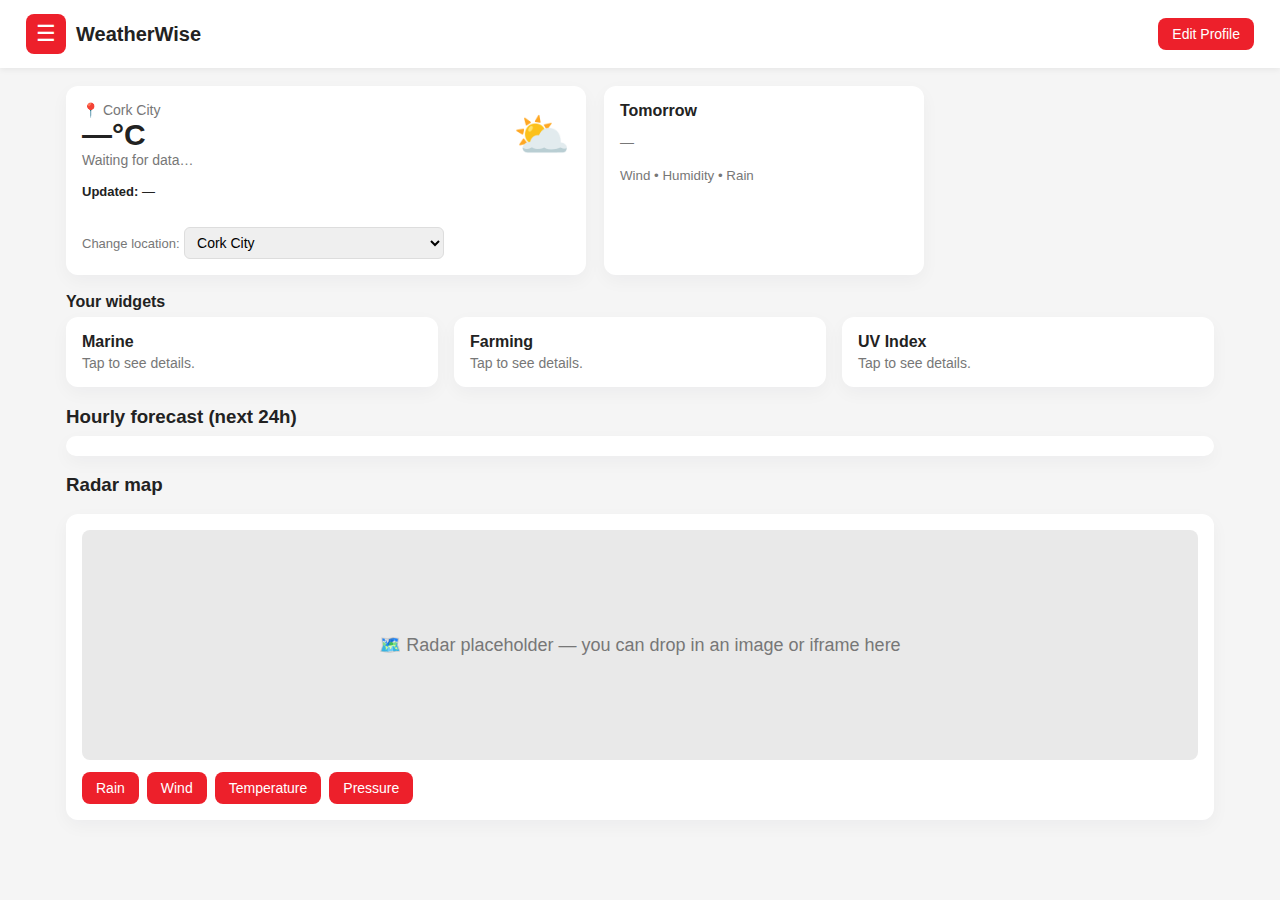
<file: index_matthew.html>
<!doctype html>
<html lang="en">
<head>
<meta charset="utf-8" />
<meta name="viewport" content="width=device-width,initial-scale=1" />
<title>WeatherWise</title>
<style>
  :root {
    --bg: #f5f5f5;
    --card: #ffffff;
    --muted: #777;
    --accent: #ed202b;
    --danger: #e53935;
  }

  * { box-sizing: border-box; }

  html, body {
    height: 100%;
    margin: 0;
    font-family: Arial, Helvetica, sans-serif;
    background: var(--bg);
    color: #222;
  }

  header {
    display: flex;
    align-items: center;
    justify-content: space-between;
    padding: 14px 26px;
    background: var(--card);
    box-shadow: 0 2px 6px rgba(0,0,0,0.06);
    position: sticky;
    top: 0;
    z-index: 1000;
  }

  .logo {
    font-weight: bold;
    font-size: 20px;
    display: flex;
    align-items: center;
    gap: 8px;
  }

  .headerControls {
    display: flex;
    gap: 10px;
    align-items: center;
  }

  .hamburger {
    width: 40px;
    height: 40px;
    background: var(--accent);
    color: #fff;
    display: inline-flex;
    align-items: center;
    justify-content: center;
    border-radius: 8px;
    cursor: pointer;
    user-select: none;
    font-size: 22px;
  }

  .dropdown {
    position: absolute;
    top: 56px;
    left: 26px;
    background: var(--card);
    padding: 6px;
    border-radius: 8px;
    box-shadow: 0 6px 16px rgba(0,0,0,0.12);
    min-width: 170px;
    display: none;
    z-index: 1100;
  }

  .dropdown.open { display: block; }

  .dropdown button {
    display: block;
    width: 100%;
    text-align: left;
    padding: 8px 10px;
    border: none;
    background: transparent;
    cursor: pointer;
    border-radius: 6px;
    color: #222;
    font-size: 15px;
  }

  .dropdown button:hover {
    background: #f2f2f2;
  }

  .wrap {
    max-width: 1200px;
    margin: 18px auto 80px;
    padding: 0 26px;
  }

  .btn {
    padding: 8px 14px;
    border-radius: 8px;
    background: var(--accent);
    color: #fff;
    border: none;
    cursor: pointer;
    font-size: 14px;
  }

  .btn.secondary {
    background: #444;
  }

  .today-block {
    display: flex;
    gap: 18px;
    margin-bottom: 18px;
    flex-wrap: wrap;
  }

  .card {
    background: var(--card);
    border-radius: 12px;
    padding: 16px;
    box-shadow: 0 6px 18px rgba(16,24,40,0.04);
    flex: 1;
    min-width: 260px;
  }

  .weather-card {
    display: flex;
    flex-direction: column;
    gap: 8px;
    min-width: 320px;
    max-width: 520px;
  }

  .forecast-card {
    min-width: 220px;
    max-width: 320px;
    display: flex;
    flex-direction: column;
    gap: 6px;
  }

  #locationSelect {
    margin-top: 10px;
    padding: 6px 8px;
    border-radius: 6px;
    border: 1px solid #ddd;
    font-size: 14px;
    width: 100%;
    max-width: 260px;
  }

  .home-widgets-title {
    margin-top: 10px;
    margin-bottom: 6px;
    font-weight: bold;
  }

  .home-widgets {
    display: grid;
    grid-template-columns: repeat(auto-fit, minmax(260px, 1fr));
    gap: 16px;
    margin-bottom: 18px;
  }

  .home-widget-title {
    font-weight: bold;
    margin-bottom: 4px;
  }

  .home-widget-body {
    font-size: 14px;
    color: var(--muted);
  }

  .hourly-scroll {
    display: flex;
    overflow-x: auto;
    gap: 10px;
    padding: 10px;
    border-radius: 10px;
    margin-bottom: 18px;
  }

  .hour-box {
    min-width: 80px;
    background: #f7f7f7;
    padding: 10px;
    border-radius: 8px;
    text-align: center;
    font-size: 13px;
    }

  .radar-card { 
    margin-top: 
    8px; 
    }

  .radar-placeholder {
    width: 100%;
    height: 230px;
    background: #e9e9e9;
    border-radius: 8px;
    display:flex;
    align-items:center;
    justify-content:center;
    color:var(--muted);
    font-size:18px;
  }

  .button-row {
    display:flex;
    gap:8px;
    margin-top: 12px;
    flex-wrap: wrap;
  }

  /* widget popup */
  .popup {
    position: fixed;
    inset: 0;
    background: rgba(0,0,0,0.45);
    display: none;
    align-items: center;
    justify-content: center;
    z-index: 1500;
  }

  .popup-content {
    width: 92%;
    max-width: 760px;
    background: #fff;
    padding: 18px;
    border-radius: 12px;
    box-shadow: 0 12px 30px rgba(0,0,0,0.2);
    max-height: 84vh;
    overflow: auto;
  }

  .popup-header {
    display:flex;
    justify-content:space-between;
    align-items:center;
    gap:8px;
  }

  .close-btn {
    background:#f0f0f0;
    border:none;
    padding:8px 10px;
    border-radius:8px;
    cursor:pointer;
  }

  .info-grid {
    display:grid;
    grid-template-columns: repeat(3,1fr);
    gap:10px;
    margin-top: 10px;
  }

  .info-slot {
    background:#fafafa;
    padding:10px;
    border-radius:8px;
    font-size:14px;
    min-height: 54px;
  }

  /* profile modal */
  .profile-modal {
    position: fixed;
    inset: 0;
    display: none;
    align-items: center;
    justify-content: center;
    background: rgba(0,0,0,0.55);
    z-index: 1600;
  }

  .profile-box {
    background:#fff;
    border-radius:12px;
    padding:18px;
    width: 94%;
    max-width: 900px;
    max-height: 90vh;
    overflow-y: auto;
    box-shadow: 0 12px 34px rgba(0,0,0,0.25);
    position: relative;
  }

  .profile-close {
    position:absolute;
    right:12px;
    top:10px;
    border:none;
    background:#f0f0f0;
    border-radius:50%;
    width:28px;
    height:28px;
    cursor:pointer;
  }

  #profileAvatar {
    width:72px;
    height:72px;
    border-radius:50%;
    background:#ececec;
    display:flex;
    align-items:center;
    justify-content:center;
    font-size:32px;
    border:2px solid #ddd;
  }

  .avatarOptionsRow {
    display:flex;
    gap:6px;
    margin-top:6px;
  }

  .avatarOption {
    cursor:pointer;
    font-size:22px;
  }

  .profile-grid {
    display:grid;
    grid-template-columns: minmax(0,1.1fr) minmax(0,1.2fr);
    gap:18px;
    margin-top: 12px;
  }

  .profile-section-title {
    font-weight:bold;
    margin-bottom:6px;
  }

  .profileFields label {
    display:block;
    margin-top:6px;
    font-size:13px;
  }

  .profileFields input, .profileFields select {
    width: 100%;
    padding:6px 8px;
    border-radius:6px;
    border:1px solid #ddd;
    font-size:13px;
  }

  .locationToggle {
    display:flex;
    align-items:center;
    justify-content:space-between;
    padding:6px 8px;
    border-radius:8px;
    border:1px solid #eee;
    margin-bottom:6px;
    font-size:14px;
  }

  .locationToggle input {
    transform: scale(1.1);
  }

  #profileWidgetDrop {
    min-height: 140px;
    border:2px dashed #ccc;
    border-radius:10px;
    padding:10px;
    display:flex;
    flex-wrap:wrap;
    gap:10px;
    align-items:flex-start;
    background:#fafafa;
  }

  #profileWidgetDrop.empty::after {
    content:"Drag widgets here to show on your home page";
    color:var(--muted);
    font-size:13px;
  }

  #profileAvailableWidgets {
    display:flex;
    flex-wrap:wrap;
    gap:10px;
    margin-top:8px;
  }

  .availableWidget {
    width:160px;
    min-height:110px;
    background:#fff;
    border-radius:10px;
    padding:8px;
    box-shadow:0 4px 10px rgba(0,0,0,0.04);
    display:flex;
    flex-direction:column;
    align-items:flex-start;
    justify-content:space-between;
    font-size:13px;
    cursor:grab;
  }

  .availableWidget .widgetIcon {
    font-size:26px;
    margin-bottom:4px;
  }

  .topWidget {
    background:#fff;
    border-radius:10px;
    padding:8px 10px 8px 30px;
    box-shadow:0 4px 10px rgba(0,0,0,0.04);
    position:relative;
    min-width:140px;
    font-size:13px;
    cursor:grab;
  }

  .topWidgetTitle {
    font-weight:bold;
    margin-bottom:2px;
  }

  .removeBtn {
    position:absolute;
    left:5px;
    top:5px;
    width:18px;
    height:18px;
    border-radius:50%;
    border:none;
    background:var(--danger);
    color:#fff;
    font-size:11px;
    cursor:pointer;
  }

  /* Bot + logout (unchanged, just simple) */
  #botPanel {
    position:fixed;
    right:-400px;
    top:80px;
    height:260px;
    width:320px;
    background:#fff;
    box-shadow:-8px 0 24px rgba(0,0,0,0.12);
    transition:right .25s;
    z-index:1500;
    padding:14px;
  }

  #botClose {
    float:right;
    background:#eee;
    border:none;
    padding:6px;
    border-radius:6px;
    cursor:pointer;
  }

  #logoutModal {
    position:fixed;
    inset:0;
    display:none;
    background:rgba(0,0,0,0.45);
    align-items:center;
    justify-content:center;
    z-index:1700;
  }

  #logoutModal .box {
    background:#fff;
    padding:18px;
    border-radius:10px;
    width:300px;
    text-align:center;
    position:relative;
  }

  #logoutModal .x {
    position:absolute;
    right:10px;
    top:10px;
    cursor:pointer;
    font-size:18px;
  }

  @media (max-width:900px) {
    .profile-grid {
      grid-template-columns: 1fr;
    }
  }
</style>
</head>
<body>

<header>
  <div style="display:flex;gap:10px;align-items:center;">
    <div class="hamburger" id="hamburgerBtn" title="Menu">☰</div>
    <div class="logo">WeatherWise</div>
  </div>
  <div class="headerControls">
    <button id="editProfileBtn" class="btn">Edit Profile</button>
  </div>

  <div class="dropdown" id="hamburgerDropdown" aria-hidden="true">
    <button id="liveLocationBtn">📍 Use live location</button>
    <button id="botFromMenu">🤖 Weather Wise Bot</button>
    <button id="logoutBtn" style="color:var(--danger);">🔓 Log Out</button>
  </div>
</header>

<div class="wrap">

  <!-- Today / Hero -->
  <div class="today-block">
    <div class="card weather-card" id="todayCard">
      <div style="display:flex;justify-content:space-between;align-items:center;width:100%;">
        <div>
          <div id="locationText" style="font-size:14px;color:var(--muted);">📍 Loading location…</div>
          <div id="todayTemp" style="font-size:30px;font-weight:700;">—°C</div>
          <div id="todayDesc" style="color:var(--muted);font-size:14px;">Waiting for data…</div>
        </div>
        <div style="text-align:right;">
          <div id="todayIcon" style="font-size:46px;">⛅</div>
        </div>
      </div>
      <div style="margin-top:8px;font-size:13px;">
        <strong>Updated:</strong> <span id="todayUpdated">—</span>
      </div>

      <div style="margin-top:10px;">
        <label for="locationSelect" style="font-size:13px;color:var(--muted);">Change location:</label>
        <select id="locationSelect"></select>
      </div>
    </div>

    <div class="card forecast-card" id="tomorrowCard">
      <div style="font-weight:700;">Tomorrow</div>
      <div id="tomorrowText" style="margin-top:8px;color:var(--muted);font-size:14px;">—</div>
      <div style="margin-top:10px;">
        <small style="color:var(--muted);">Wind • Humidity • Rain</small>
      </div>
    </div>
  </div>

  <!-- Widgets on home -->
  <div class="home-widgets-title">Your widgets</div>
  <div id="homeWidgets" class="home-widgets"></div>

  <!-- Hourly -->
  <h3 style="margin-bottom:8px;">Hourly forecast (next 24h)</h3>
  <div id="hourlyList" class="hourly-scroll card"></div>

  <!-- Radar placeholder -->
  <h3 style="margin-top:18px;">Radar map</h3>
  <div class="radar-card card">
    <div class="radar-placeholder" id="radarPlaceholder">
      🗺️ Radar placeholder — you can drop in an image or iframe here
    </div>
    <div class="button-row">
      <button class="btn">Rain</button>
      <button class="btn">Wind</button>
      <button class="btn">Temperature</button>
      <button class="btn">Pressure</button>
    </div>
  </div>
</div>

<!-- Widget info popup -->
<div class="popup" id="widgetPopup" aria-hidden="true">
  <div class="popup-content">
    <div class="popup-header">
      <h2 id="popupTitle">Widget</h2>
      <button class="close-btn" id="popupClose">Close ✖</button>
    </div>
    <p id="popupIntro" style="color:#666;margin-top:6px;font-size:14px;"></p>
    <div class="info-grid">
      <div class="info-slot" id="slot1">—</div>
      <div class="info-slot" id="slot2">—</div>
      <div class="info-slot" id="slot3">—</div>
      <div class="info-slot" id="slot4">—</div>
      <div class="info-slot" id="slot5">—</div>
      <div class="info-slot" id="slot6">—</div>
    </div>
  </div>
</div>

<!-- Profile modal -->
<div class="profile-modal" id="profileModal">
  <div class="profile-box">
    <button class="profile-close" id="profileClose">✖</button>
    <h2>Edit profile & layout</h2>

    <div style="display:flex;align-items:center;gap:12px;margin-top:6px;">
      <div id="profileAvatar">🙂</div>
      <div>
        <div class="avatarOptionsRow">
          <div class="avatarOption" data-emoji="🙂">🙂</div>
          <div class="avatarOption" data-emoji="😎">😎</div>
          <div class="avatarOption" data-emoji="🤖">🤖</div>
        </div>
      </div>
    </div>

    <div class="profile-grid">
      <!-- Left: basic + locations -->
      <div>
        <div class="profile-section-title" style="margin-top:10px;">Locations</div>
        <p style="font-size:13px;color:var(--muted);margin-top:0;">
          Tick the places you want in the location dropdown.
        </p>
        <div id="locationToggles"></div>

        <div class="profile-section-title" style="margin-top:16px;">Account (dummy)</div>
        <div class="profileFields">
          <label>First name</label>
          <input id="firstName" type="text" placeholder="First name">
          <label>Last name</label>
          <input id="lastName" type="text" placeholder="Last name">
          <label>Email</label>
          <input id="email" type="email" placeholder="email@example.com">
        </div>
      </div>

      <!-- Right: widget layout -->
      <div>
        <div class="profile-section-title" style="margin-top:10px;">Widget layout</div>
        <p style="font-size:13px;color:var(--muted);margin-top:0;">
          Drag widgets into the box. Only these appear on the home screen.
        </p>
        <div id="profileWidgetDrop" class="empty"></div>

        <div style="margin-top:10px;font-size:13px;color:var(--muted);">
          Available widgets:
        </div>
        <div id="profileAvailableWidgets">
          <div class="availableWidget" draggable="true" data-id="marine">
            <div class="widgetIcon">⛵</div>
            <div><strong>Marine</strong><br><span>Sea state, swell, wind.</span></div>
          </div>
          <div class="availableWidget" draggable="true" data-id="farming">
            <div class="widgetIcon">🌾</div>
            <div><strong>Farming</strong><br><span>Soil moisture, rain, temp.</span></div>
          </div>
          <div class="availableWidget" draggable="true" data-id="uv">
            <div class="widgetIcon">☀️</div>
            <div><strong>UV</strong><br><span>UV index and advice.</span></div>
          </div>
          <div class="availableWidget" draggable="true" data-id="flood">
            <div class="widgetIcon">⚠️</div>
            <div><strong>Flood</strong><br><span>Rain risk and alerts.</span></div>
          </div>
          <div class="availableWidget" draggable="true" data-id="wind">
            <div class="widgetIcon">💨</div>
            <div><strong>Wind</strong><br><span>Speed and gusts.</span></div>
          </div>
          <div class="availableWidget" draggable="true" data-id="pollen">
            <div class="widgetIcon">🌸</div>
            <div><strong>Pollen</strong><br><span>Grass / tree / weed.</span></div>
          </div>
        </div>
      </div>
    </div>

    <div style="margin-top:14px;display:flex;justify-content:flex-end;gap:8px;">
      <button class="btn secondary" id="profileCancel">Cancel</button>
      <button class="btn" id="saveProfileBtn">Save</button>
    </div>
  </div>
</div>

<!-- WeatherWise Bot placeholder -->
<div id="botPanel">
  <button id="botClose">Close</button>
  <h3>Weather Wise Bot</h3>
  <p style="color:#666;font-size:14px;">
    Placeholder: your bot UI can go here.
  </p>
</div>

<!-- Logout confirmation -->
<div id="logoutModal">
  <div class="box">
    <div class="x" id="logoutX">✖</div>
    <h3>Log out?</h3>
    <div style="margin-top:14px;display:flex;gap:10px;justify-content:center;">
      <button id="logoutYes" class="btn" style="background:var(--danger);">Yes</button>
      <button id="logoutNo" class="btn secondary">No</button>
    </div>
  </div>
</div>

<script>
  // ---- basic config ----
  const LOCATION_MAP = {
    cork:   { name: 'Cork City',       lat: 51.898, lon: -8.475 },
    ovens:  { name: 'Ovens',           lat: 51.889, lon: -8.700 },
    dona:   { name: 'Doneraile',       lat: 52.222, lon: -8.587 },
    ball:   { name: 'Ballincollig',    lat: 51.886, lon: -8.599 },
    bish:   { name: 'Bishopstown',     lat: 51.879, lon: -8.529 }
  };

  const WIDGET_LABELS = {
    marine: 'Marine',
    farming: 'Farming',
    uv: 'UV Index',
    flood: 'Flood',
    wind: 'Wind',
    pollen: 'Pollen'
  };

  let activeLocationKeys = [];
  let widgetOrder = [];
  let currentLocObj = null;   // {name, lat, lon}
  let currentWeather = null;  // {forecast, marine, air}

  // ---- DOM refs ----
  const hamburgerBtn = document.getElementById('hamburgerBtn');
  const dropdown = document.getElementById('hamburgerDropdown');
  const liveLocationBtn = document.getElementById('liveLocationBtn');
  const botFromMenu = document.getElementById('botFromMenu');
  const logoutBtn = document.getElementById('logoutBtn');

  const botPanel = document.getElementById('botPanel');
  const botClose = document.getElementById('botClose');

  const logoutModal = document.getElementById('logoutModal');
  const logoutX = document.getElementById('logoutX');
  const logoutYes = document.getElementById('logoutYes');
  const logoutNo = document.getElementById('logoutNo');

  const editProfileBtn = document.getElementById('editProfileBtn');
  const profileModal = document.getElementById('profileModal');
  const profileClose = document.getElementById('profileClose');
  const profileCancel = document.getElementById('profileCancel');
  const saveProfileBtn = document.getElementById('saveProfileBtn');
  const avatarOptions = document.querySelectorAll('.avatarOption');
  const profileAvatar = document.getElementById('profileAvatar');

  const locationToggles = document.getElementById('locationToggles');
  const locationSelect = document.getElementById('locationSelect');

  const profileWidgetDrop = document.getElementById('profileWidgetDrop');
  const profileAvailableWidgets = document.getElementById('profileAvailableWidgets');

  const homeWidgets = document.getElementById('homeWidgets');

  const todayTemp = document.getElementById('todayTemp');
  const todayDesc = document.getElementById('todayDesc');
  const todayIcon = document.getElementById('todayIcon');
  const todayUpdated = document.getElementById('todayUpdated');
  const locationText = document.getElementById('locationText');
  const tomorrowText = document.getElementById('tomorrowText');
  const hourlyList = document.getElementById('hourlyList');

  const widgetPopup = document.getElementById('widgetPopup');
  const popupClose = document.getElementById('popupClose');
  const popupTitle = document.getElementById('popupTitle');
  const popupIntro = document.getElementById('popupIntro');
  const popupSlots = [
    document.getElementById('slot1'),
    document.getElementById('slot2'),
    document.getElementById('slot3'),
    document.getElementById('slot4'),
    document.getElementById('slot5'),
    document.getElementById('slot6')
  ];

  // ---- hamburger ----
  hamburgerBtn.addEventListener('click', () => {
    dropdown.classList.toggle('open');
    dropdown.setAttribute('aria-hidden', dropdown.classList.contains('open') ? 'false' : 'true');
  });

  document.addEventListener('click', (e) => {
    if (!dropdown.contains(e.target) && !hamburgerBtn.contains(e.target)) {
      dropdown.classList.remove('open');
    }
  });

  // ---- live location (no coords shown) ----
  liveLocationBtn.addEventListener('click', () => {
    dropdown.classList.remove('open');
    if (!navigator.geolocation) {
      alert('Geolocation not supported.');
      return;
    }
    navigator.geolocation.getCurrentPosition(async (pos) => {
      const loc = {
        name: 'Live location',
        lat: pos.coords.latitude,
        lon: pos.coords.longitude
      };
      currentLocObj = loc;
      locationText.textContent = '📍 Live location';
      locationSelect.value = ''; // no change in dropdown
      await loadWeatherForLocation(loc);
    }, () => {
      alert('Could not get location permission.');
    }, { enableHighAccuracy: true, timeout: 10000 });
  });

  // ---- bot panel ----
  botFromMenu.addEventListener('click', () => {
    dropdown.classList.remove('open');
    botPanel.style.right = '20px';
  });
  botClose.addEventListener('click', () => {
    botPanel.style.right = '-400px';
  });

  // ---- logout modal ----
  logoutBtn.addEventListener('click', () => {
    dropdown.classList.remove('open');
    logoutModal.style.display = 'flex';
  });
  logoutX.addEventListener('click', () => logoutModal.style.display = 'none');
  logoutNo.addEventListener('click', () => logoutModal.style.display = 'none');
  logoutYes.addEventListener('click', () => {
    logoutModal.style.display = 'none';
    alert('Logged out (placeholder).');
  });

  // ---- profile modal ----
  function openProfileModal() {
    profileModal.style.display = 'flex';
  }
  function closeProfileModal() {
    profileModal.style.display = 'none';
  }

  editProfileBtn.addEventListener('click', () => openProfileModal());
  profileClose.addEventListener('click', () => closeProfileModal());
  profileCancel.addEventListener('click', () => closeProfileModal());

  profileModal.addEventListener('click', (e) => {
    if (e.target === profileModal) {
      closeProfileModal();
    }
  });

  avatarOptions.forEach(opt => {
    opt.addEventListener('click', () => {
      profileAvatar.textContent = opt.dataset.emoji;
    });
  });

  // ---- widgets drag & drop (only inside profile) ----
  let dragged = null;

  function updateDropEmptyState() {
    const has = profileWidgetDrop.querySelectorAll('.topWidget').length > 0;
    if (has) profileWidgetDrop.classList.remove('empty');
    else profileWidgetDrop.classList.add('empty');
  }

  function makeTopWidget(id, label) {
    const w = document.createElement('div');
    w.className = 'topWidget';
    w.dataset.id = id;

    const remove = document.createElement('button');
    remove.className = 'removeBtn';
    remove.textContent = '×';
    remove.addEventListener('click', (e) => {
      e.stopPropagation();
      // move back to available area
      const avail = document.createElement('div');
      avail.className = 'availableWidget';
      avail.draggable = true;
      avail.dataset.id = id;
      avail.innerHTML =
        '<div class="widgetIcon">' +
        (id === 'marine' ? '⛵' :
         id === 'farming' ? '🌾' :
         id === 'uv' ? '☀️' :
         id === 'flood' ? '⚠️' :
         id === 'wind' ? '💨' : '🌸') +
        '</div>' +
        '<div><strong>' + (WIDGET_LABELS[id] || id) +
        '</strong><br><span></span></div>';
      profileAvailableWidgets.appendChild(avail);
      enableDragAvailable(avail);
      w.remove();
      updateDropEmptyState();
    });

    const titleDiv = document.createElement('div');
    titleDiv.className = 'topWidgetTitle';
    titleDiv.textContent = label;

    w.appendChild(remove);
    w.appendChild(titleDiv);
    enableDragTop(w);
    return w;
  }

  function enableDragAvailable(el) {
    el.addEventListener('dragstart', (e) => {
      dragged = el;
      e.dataTransfer.effectAllowed = 'move';
      setTimeout(() => el.style.opacity = '0.5', 0);
    });
    el.addEventListener('dragend', () => {
      dragged = null;
      el.style.opacity = '1';
    });
  }

  function enableDragTop(el) {
    el.setAttribute('draggable', 'true');
    el.addEventListener('dragstart', (e) => {
      dragged = el;
      e.dataTransfer.effectAllowed = 'move';
      setTimeout(() => el.style.opacity = '0.5', 0);
    });
    el.addEventListener('dragend', () => {
      dragged = null;
      el.style.opacity = '1';
    });
  }

  [profileWidgetDrop, profileAvailableWidgets].forEach(area => {
    area.addEventListener('dragover', (e) => e.preventDefault());
  });

  profileWidgetDrop.addEventListener('drop', (e) => {
    e.preventDefault();
    if (!dragged) return;
    if (dragged.classList.contains('availableWidget')) {
      const id = dragged.dataset.id;
      const label = WIDGET_LABELS[id] || id;
      const topW = makeTopWidget(id, label);
      profileWidgetDrop.appendChild(topW);
      dragged.remove();
      updateDropEmptyState();
    } else if (dragged.classList.contains('topWidget')) {
      profileWidgetDrop.appendChild(dragged);
    }
  });

  profileAvailableWidgets.addEventListener('drop', (e) => {
    e.preventDefault();
    if (!dragged) return;
    if (dragged.classList.contains('topWidget')) {
      // convert back to available
      const id = dragged.dataset.id;
      const avail = document.createElement('div');
      avail.className = 'availableWidget';
      avail.draggable = true;
      avail.dataset.id = id;
      avail.innerHTML =
        '<div class="widgetIcon">' +
        (id === 'marine' ? '⛵' :
         id === 'farming' ? '🌾' :
         id === 'uv' ? '☀️' :
         id === 'flood' ? '⚠️' :
         id === 'wind' ? '💨' : '🌸') +
        '</div>' +
        '<div><strong>' + (WIDGET_LABELS[id] || id) +
        '</strong><br><span></span></div>';
      profileAvailableWidgets.appendChild(avail);
      enableDragAvailable(avail);
      dragged.remove();
      updateDropEmptyState();
    }
  });

  document.querySelectorAll('.availableWidget').forEach(enableDragAvailable);

  // ---- settings storage ----
  function loadSettings() {
    try {
      const locStr = localStorage.getItem('ww_locations');
      const widStr = localStorage.getItem('ww_widget_order');
      if (locStr) {
        activeLocationKeys = JSON.parse(locStr);
      } else {
        activeLocationKeys = ['cork', 'ball'];
      }
      if (widStr) {
        widgetOrder = JSON.parse(widStr);
      } else {
        widgetOrder = ['marine', 'farming', 'uv'];
      }
    } catch (e) {
      activeLocationKeys = ['cork', 'ball'];
      widgetOrder = ['marine', 'farming', 'uv'];
    }
  }

  function saveSettings() {
    localStorage.setItem('ww_locations', JSON.stringify(activeLocationKeys));
    localStorage.setItem('ww_widget_order', JSON.stringify(widgetOrder));
  }

  function buildLocationToggles() {
    locationToggles.innerHTML = '';
    Object.keys(LOCATION_MAP).forEach(key => {
      const loc = LOCATION_MAP[key];
      const row = document.createElement('div');
      row.className = 'locationToggle';
      row.innerHTML =
        '<span>' + loc.name + '</span>' +
        '<input type="checkbox" value="' + key + '">';
      const cb = row.querySelector('input');
      cb.checked = activeLocationKeys.includes(key);
      locationToggles.appendChild(row);
    });
  }

  function buildLocationSelect() {
    locationSelect.innerHTML = '';
    const keys = activeLocationKeys.length ? activeLocationKeys : Object.keys(LOCATION_MAP);
    keys.forEach(key => {
      const loc = LOCATION_MAP[key];
      const opt = document.createElement('option');
      opt.value = key;
      opt.textContent = loc.name;
      locationSelect.appendChild(opt);
    });
  }

  locationSelect.addEventListener('change', async () => {
    const key = locationSelect.value;
    if (!key || !LOCATION_MAP[key]) return;
    currentLocObj = LOCATION_MAP[key];
    locationText.textContent = '📍 ' + currentLocObj.name;
    await loadWeatherForLocation(currentLocObj);
  });

  // build widget layout in profile from widgetOrder
  function buildProfileWidgetsFromOrder() {
    // reset both areas to initial (use existing availableWidget nodes)
    // first clear drop
    profileWidgetDrop.innerHTML = '';
    updateDropEmptyState();

    // make sure all widgets exist in available area
    // (we already have them in HTML; we'll move ones that are selected)
    widgetOrder.forEach(id => {
      const src = profileAvailableWidgets.querySelector('.availableWidget[data-id="' + id + '"]');
      if (src) {
        const label = WIDGET_LABELS[id] || id;
        const topW = makeTopWidget(id, label);
        profileWidgetDrop.appendChild(topW);
        src.remove();
      }
    });
    updateDropEmptyState();
  }

  // ---- save profile ----
  saveProfileBtn.addEventListener('click', () => {
    // collect locations
    activeLocationKeys = [];
    locationToggles.querySelectorAll('input[type="checkbox"]').forEach(cb => {
      if (cb.checked) activeLocationKeys.push(cb.value);
    });
    if (!activeLocationKeys.length) {
      // force at least Cork
      activeLocationKeys = ['cork'];
    }

    // collect widget order
    widgetOrder = [];
    profileWidgetDrop.querySelectorAll('.topWidget').forEach(el => {
      widgetOrder.push(el.dataset.id);
    });

    saveSettings();
    buildLocationSelect();
    renderHomeWidgets();

    // reload for selected location (if dropdown changed, use first)
    const firstKey = locationSelect.value || activeLocationKeys[0];
    if (LOCATION_MAP[firstKey]) {
      currentLocObj = LOCATION_MAP[firstKey];
      locationText.textContent = '📍 ' + currentLocObj.name;
      loadWeatherForLocation(currentLocObj);
    }

    closeProfileModal();
  });

  // ---- widget popup ----
  function openWidgetPopup(id) {
    if (!currentWeather || !currentLocObj) return;
    const label = WIDGET_LABELS[id] || id;
    popupTitle.textContent = label;
    popupIntro.textContent = currentLocObj.name;

    const slots = buildWidgetSlots(id, currentWeather);
    for (let i = 0; i < 6; i++) {
      popupSlots[i].textContent = slots[i] || '—';
    }

    widgetPopup.style.display = 'flex';
    widgetPopup.setAttribute('aria-hidden', 'false');
  }

  popupClose.addEventListener('click', () => {
    widgetPopup.style.display = 'none';
    widgetPopup.setAttribute('aria-hidden', 'true');
  });

  widgetPopup.addEventListener('click', (e) => {
    if (e.target === widgetPopup) {
      widgetPopup.style.display = 'none';
      widgetPopup.setAttribute('aria-hidden', 'true');
    }
  });

  window.addEventListener('keydown', (e) => {
    if (e.key === 'Escape') {
      widgetPopup.style.display = 'none';
      profileModal.style.display = 'none';
    }
  });

  // ---- home widgets rendering ----
  function renderHomeWidgets() {
    homeWidgets.innerHTML = '';
    if (!widgetOrder.length) {
      const p = document.createElement('p');
      p.textContent = 'No widgets selected. Open Edit Profile to add some.';
      p.style.color = '#666';
      p.style.fontSize = '14px';
      homeWidgets.appendChild(p);
      return;
    }
    widgetOrder.forEach(id => {
      const div = document.createElement('div');
      div.className = 'card';
      div.dataset.id = id;
      const title = document.createElement('div');
      title.className = 'home-widget-title';
      title.textContent = WIDGET_LABELS[id] || id;
      const body = document.createElement('div');
      body.className = 'home-widget-body';
      body.textContent = 'Tap to see details.';
      div.appendChild(title);
      div.appendChild(body);
      div.addEventListener('click', () => openWidgetPopup(id));
      homeWidgets.appendChild(div);
    });
    updateHomeWidgetBodies();
  }

  function updateHomeWidgetBodies() {
    if (!currentWeather) return;
    homeWidgets.querySelectorAll('.card').forEach(card => {
      const id = card.dataset.id;
      const body = card.querySelector('.home-widget-body');
      const slots = buildWidgetSlots(id, currentWeather);
      body.textContent = slots[0] || 'No data yet';
    });
  }

  // ---- weather API calls (3 Open-Meteo endpoints) ----
  async function loadWeatherForLocation(loc) {
    currentLocObj = loc;
    locationText.textContent = '📍 ' + loc.name;

    const fParams = new URLSearchParams({
      latitude: loc.lat,
      longitude: loc.lon,
      current: 'temperature_2m,apparent_temperature,weather_code,wind_speed_10m,relative_humidity_2m',
      hourly: 'temperature_2m,weather_code,precipitation_probability,wind_speed_10m,relative_humidity_2m,uv_index,soil_moisture_0_to_1cm,precipitation',
      daily: 'temperature_2m_max,temperature_2m_min,precipitation_sum,precipitation_probability_max,wind_speed_10m_max',
      timezone: 'auto'
    });

    const mParams = new URLSearchParams({
      latitude: loc.lat,
      longitude: loc.lon,
      hourly: 'wave_height,wind_wave_height,wind_wave_direction',
      timezone: 'auto'
    });

    const aParams = new URLSearchParams({
      latitude: loc.lat,
      longitude: loc.lon,
      hourly: 'european_aqi,pm10,pm2_5,grass_pollen,tree_pollen,weed_pollen',
      timezone: 'auto'
    });

    const [forecastRes, marineRes, airRes] = await Promise.all([
      fetch('https://api.open-meteo.com/v1/forecast?' + fParams.toString()),
      fetch('https://marine-api.open-meteo.com/v1/marine?' + mParams.toString()),
      fetch('https://air-quality-api.open-meteo.com/v1/air-quality?' + aParams.toString())
    ]);

    const forecast = await forecastRes.json();
    const marine = await marineRes.json();
    const air = await airRes.json();

    currentWeather = { forecast, marine, air };

    updateTodayCard();
    updateHourly();
    updateHomeWidgetBodies();
  }

  function updateTodayCard() {
    if (!currentWeather) return;
    const f = currentWeather.forecast;

    if (f.current) {
      const t = Math.round(f.current.temperature_2m);
      const feels = Math.round(f.current.apparent_temperature);
      todayTemp.textContent = t + '°C';
      const desc = describeWeatherCode(f.current.weather_code);
      todayDesc.textContent = desc + ' • feels like ' + feels + '°C';
      todayIcon.textContent = emojiFromWeatherCode(f.current.weather_code);
      todayUpdated.textContent = new Date().toLocaleString();
    }

    if (f.daily && f.daily.time && f.daily.time.length > 1) {
      const maxT = Math.round(f.daily.temperature_2m_max[1]);
      const minT = Math.round(f.daily.temperature_2m_min[1]);
      const rainSum = f.daily.precipitation_sum[1];
      const prob = f.daily.precipitation_probability_max[1];
      const windMax = Math.round(f.daily.wind_speed_10m_max[1]);
      tomorrowText.textContent =
        maxT + ' / ' + minT + '°C • rain ' + prob + '% (' +
        rainSum.toFixed ? rainSum.toFixed(1) : rainSum + ' mm) • wind ' + windMax + ' km/h';
    }
  }

  function updateHourly() {
    hourlyList.innerHTML = '';
    if (!currentWeather) return;
    const h = currentWeather.forecast.hourly;
    if (!h || !h.time) return;

    const len = Math.min(24, h.time.length);
    for (let i = 0; i < len; i++) {
      const box = document.createElement('div');
      box.className = 'hour-box';
      const timeStr = new Date(h.time[i]).toLocaleTimeString([], { hour: '2-digit', minute: '2-digit' });
      const temp = Math.round(h.temperature_2m[i]);
      const desc = describeWeatherCode(h.weather_code ? h.weather_code[i] : null);
      box.innerHTML = timeStr + '<br><strong>' + temp + '°C</strong><br><small>' + desc + '</small>';
      hourlyList.appendChild(box);
    }
  }

  // ---- widget data builder ----
  function buildWidgetSlots(id, data) {
    const f = data.forecast;
    const m = data.marine;
    const a = data.air;
    const slots = ['','','','','',''];

    if (id === 'marine') {
      const h = m && m.hourly;
      if (h && h.time && h.wave_height) {
        const wh = h.wave_height[0];
        const wwh = h.wind_wave_height ? h.wind_wave_height[0] : null;
        const dir = h.wind_wave_direction ? h.wind_wave_direction[0] : null;
        slots[0] = 'Wave height: ' + (wh != null ? wh.toFixed(1) + ' m' : '—');
        slots[1] = 'Wind wave: ' + (wwh != null ? wwh.toFixed(1) + ' m' : '—');
        slots[2] = 'Wave dir: ' + (dir != null ? Math.round(dir) + '°' : '—');
        slots[3] = 'Sea state: ' + (wh != null ? (wh < 0.6 ? 'Calm' : wh < 1.5 ? 'Moderate' : 'Rough') : '—');
        slots[4] = 'Best time: next few hours';
        slots[5] = 'Source: Open-Meteo Marine';
      }
    }
    else if (id === 'farming') {
      const h = f && f.hourly;
      const d = f && f.daily;
      if (h && h.soil_moisture_0_to_1cm && h.precipitation && h.temperature_2m) {
        const soil = h.soil_moisture_0_to_1cm[0];
        const rainNow = h.precipitation[0];
        const tempNow = h.temperature_2m[0];
        slots[0] = 'Soil moisture top layer: ' + soil.toFixed(2);
        slots[1] = 'Rain (now): ' + rainNow.toFixed(1) + ' mm/h';
        slots[2] = 'Temp now: ' + Math.round(tempNow) + '°C';
      }
      if (d && d.precipitation_sum && d.precipitation_probability_max) {
        slots[3] = 'Rain today: ' + d.precipitation_sum[0] + ' mm';
        slots[4] = 'Rain chance: ' + d.precipitation_probability_max[0] + '%';
      }
      slots[5] = 'Tip: plan field work around rain windows.';
    }
    else if (id === 'uv') {
      const h = f && f.hourly;
      if (h && h.uv_index) {
        const u0 = h.uv_index[0];
        let peakVal = u0;
        let peakTime = h.time[0];
        const len = Math.min(24, h.uv_index.length);
        for (let i = 0; i < len; i++) {
          if (h.uv_index[i] > peakVal) {
            peakVal = h.uv_index[i];
            peakTime = h.time[i];
          }
        }
        slots[0] = 'Current UV: ' + u0.toFixed(1);
        slots[1] = 'Peak next 24h: ' + peakVal.toFixed(1) + ' at ' +
          new Date(peakTime).toLocaleTimeString([], { hour:'2-digit', minute:'2-digit' });
        slots[2] = 'Level: ' + uvLevel(u0);
        slots[3] = 'Advice: ' + uvAdvice(u0);
        slots[4] = 'Children: extra care at midday.';
        slots[5] = 'Source: Open-Meteo UV';
      }
    }
    else if (id === 'flood') {
      const d = f && f.daily;
      if (d && d.precipitation_sum) {
        const today = d.precipitation_sum[0];
        const tomorrow = d.precipitation_sum[1];
        const probToday = d.precipitation_probability_max[0];
        const risk = today + tomorrow > 20 ? 'High' :
                     today + tomorrow > 10 ? 'Moderate' : 'Low';
        slots[0] = 'Rain today: ' + today + ' mm';
        slots[1] = 'Rain tomorrow: ' + tomorrow + ' mm';
        slots[2] = 'Today rain chance: ' + probToday + '%';
        slots[3] = 'Flood risk (next 48h): ' + risk;
        slots[4] = 'Action: monitor low-lying areas.';
        slots[5] = 'Source: Open-Meteo forecast';
      }
    }
    else if (id === 'wind') {
      const c = f && f.current;
      const h = f && f.hourly;
      if (c) {
        slots[0] = 'Wind now: ' + Math.round(c.wind_speed_10m) + ' km/h';
      }
      if (h && h.wind_speed_10m) {
        let max = h.wind_speed_10m[0];
        let maxTime = h.time[0];
        const len = Math.min(24, h.wind_speed_10m.length);
        for (let i = 0; i < len; i++) {
          if (h.wind_speed_10m[i] > max) {
            max = h.wind_speed_10m[i];
            maxTime = h.time[i];
          }
        }
        slots[1] = 'Gusty period: ' + Math.round(max) + ' km/h at ' +
          new Date(maxTime).toLocaleTimeString([], { hour:'2-digit', minute:'2-digit' });
      }
      if (f && f.daily && f.daily.wind_speed_10m_max) {
        slots[2] = 'Max wind today: ' + Math.round(f.daily.wind_speed_10m_max[0]) + ' km/h';
      }
      slots[3] = 'Outdoor items: secure if gusty.';
      slots[4] = 'Travel: extra care on high-sided vehicles.';
      slots[5] = 'Source: Open-Meteo forecast';
    }
    else if (id === 'pollen') {
      const h = a && a.hourly;
      if (h && h.grass_pollen && h.tree_pollen && h.weed_pollen) {
        const g = h.grass_pollen[0];
        const t = h.tree_pollen[0];
        const wv = h.weed_pollen[0];
        slots[0] = 'Grass pollen: ' + pollenLevel(g);
        slots[1] = 'Tree pollen: ' + pollenLevel(t);
        slots[2] = 'Weed pollen: ' + pollenLevel(wv);
        slots[3] = 'Combined load: ' + pollenCombo(g, t, wv);
        slots[4] = 'Advice: consider antihistamines if sensitive.';
        slots[5] = 'Source: Open-Meteo air-quality';
      }
    }

    return slots;
  }

  function describeWeatherCode(code) {
    if (code == null) return '—';
    if (code === 0) return 'Clear';
    if (code === 1 || code === 2) return 'Partly cloudy';
    if (code === 3) return 'Cloudy';
    if (code === 45 || code === 48) return 'Fog';
    if (code >= 51 && code <= 67) return 'Drizzle / rain';
    if (code >= 71 && code <= 77) return 'Snow';
    if (code >= 80 && code <= 82) return 'Showers';
    if (code >= 95) return 'Thunderstorm';
    return 'Weather code ' + code;
  }

  function emojiFromWeatherCode(code) {
    if (code == null) return '🌤️';
    if (code === 0) return '☀️';
    if (code === 1 || code === 2) return '⛅';
    if (code === 3) return '☁️';
    if (code >= 51 && code <= 67) return '🌧️';
    if (code >= 71 && code <= 77) return '❄️';
    if (code >= 80 && code <= 82) return '🌦️';
    if (code >= 95) return '⛈️';
    return '🌤️';
  }

  function uvLevel(val) {
    if (val < 3) return 'Low';
    if (val < 6) return 'Moderate';
    if (val < 8) return 'High';
    if (val < 11) return 'Very high';
    return 'Extreme';
  }

  function uvAdvice(val) {
    if (val < 3) return 'Minimal protection needed.';
    if (val < 6) return 'Use sunscreen, hat, sunglasses.';
    if (val < 8) return 'Seek shade at midday.';
    if (val < 11) return 'Avoid midday sun, high protection.';
    return 'Stay indoors if possible.';
  }

  function pollenLevel(v) {
    if (v == null) return '—';
    if (v < 20) return 'Low';
    if (v < 60) return 'Moderate';
    if (v < 120) return 'High';
    return 'Very high';
  }

  function pollenCombo(g, t, w) {
    const vals = [g || 0, t || 0, w || 0];
    const max = Math.max.apply(null, vals);
    return pollenLevel(max);
  }

  // ---- init ----
  (function init() {
    loadSettings();
    buildLocationToggles();
    buildLocationSelect();
    buildProfileWidgetsFromOrder();
    renderHomeWidgets();

    // default location
    const firstKey = activeLocationKeys[0] || 'cork';
    if (LOCATION_MAP[firstKey]) {
      currentLocObj = LOCATION_MAP[firstKey];
      locationSelect.value = firstKey;
      locationText.textContent = '📍 ' + currentLocObj.name;
      loadWeatherForLocation(currentLocObj);
    }
  })();
</script>
</body>
</html>
</file>
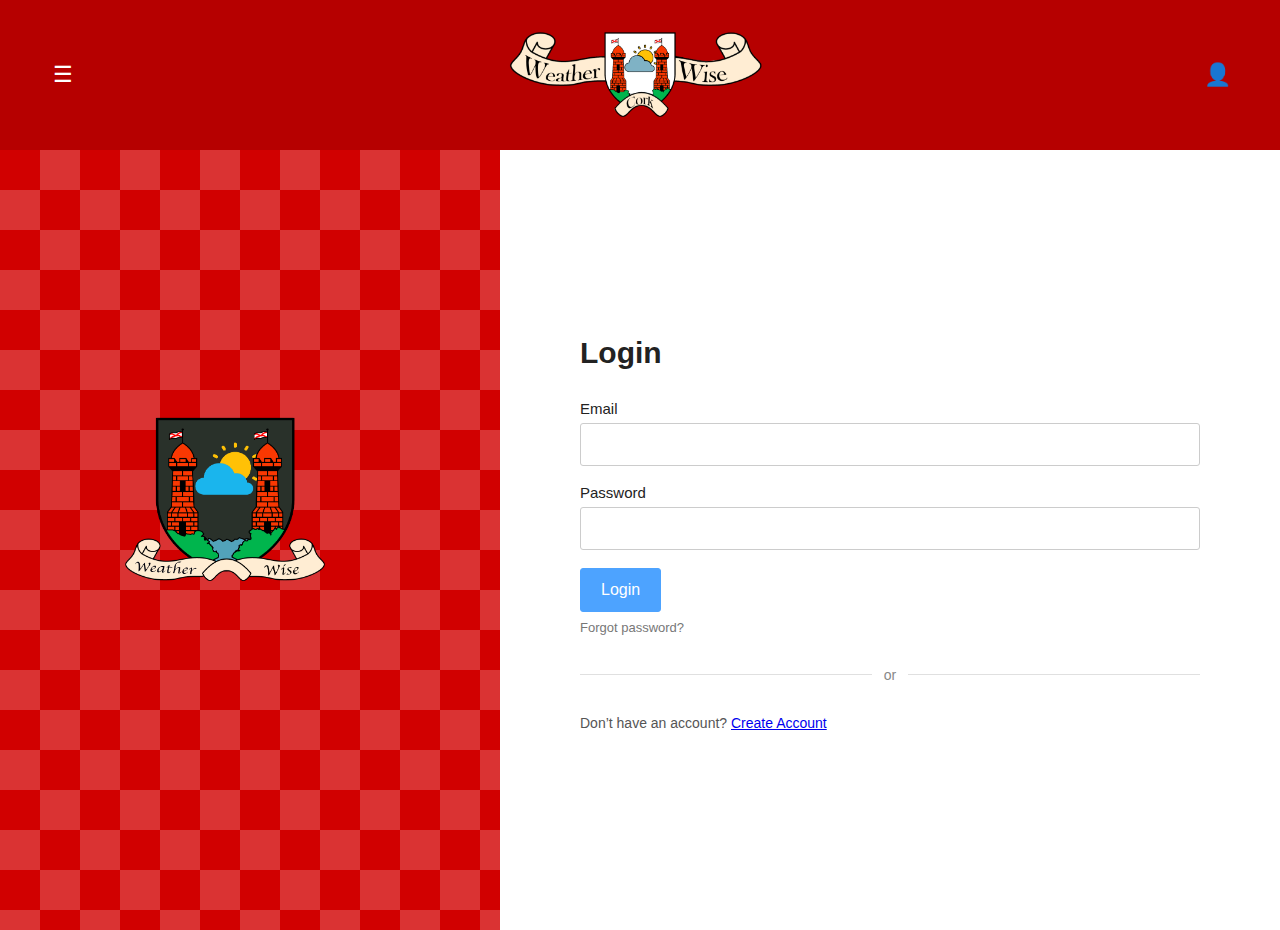
<file: login.html>
<!DOCTYPE html>
<html lang="en">
<head>
  <meta charset="UTF-8" />
  <title>Login</title>
  <meta name="viewport" content="width=device-width, initial-scale=1" />
  <link rel="stylesheet" href="loginandoutstyles.css" />
</head>

<body class="login-page">

  <header class="top-header">
    <button class="header-icon" aria-label="Open menu">☰</button>

    <div class="header-logo">
      <img src="logoexample5.png" alt="MMSD logo" />
    </div>

    <button class="header-icon" aria-label="Account">👤</button>
  </header>

  <main class="layout-shell">
    <div class="layout-grid">

      <aside class="side-panel">
        <div class="side-panel-logo">
          <img src="logoexample4.png" alt="MMSD logo large" />
        </div>
      </aside>

      <section class="form-area">
        <div class="form-wrapper">

          <h1 class="page-title">Login</h1>

          <form class="form-block">

            <div class="form-field">
              <label for="login-email">Email</label>
              <input id="login-email" type="email" required />
            </div>

            <div class="form-field">
              <label for="login-password">Password</label>
              <input id="login-password" type="password" required />
            </div>

            <button type="submit" class="btn btn-primary">Login</button>

            <div class="form-inline-links">
              <a href="#" class="muted-link">Forgot password?</a>
            </div>

          </form>

          <div class="divider">
            <span>or</span>
          </div>

          <p class="secondary-text">
            Don’t have an account?
            <a href="create-account.html">Create Account</a>
          </p>

        </div>
      </section>
    </div>
  </main>
  <script>
    // Fake login credentials
    var validUser = "user12345@weather.com";
    var validPass = "password1";
    
    document.querySelector("form").addEventListener("submit", function(e) {
        e.preventDefault(); // stop form from refreshing the page
    
        var email = document.getElementById("login-email").value.trim();
        var password = document.getElementById("login-password").value.trim();
    
        // Simple check
        if (email === validUser && password === validPass) {
            alert("Login successful!");
            window.location.href = "index.html"; // go to homepage
        } else {
            alert("Incorrect username or password");
        }
    });
    </script>
</body>
</html>
</file>
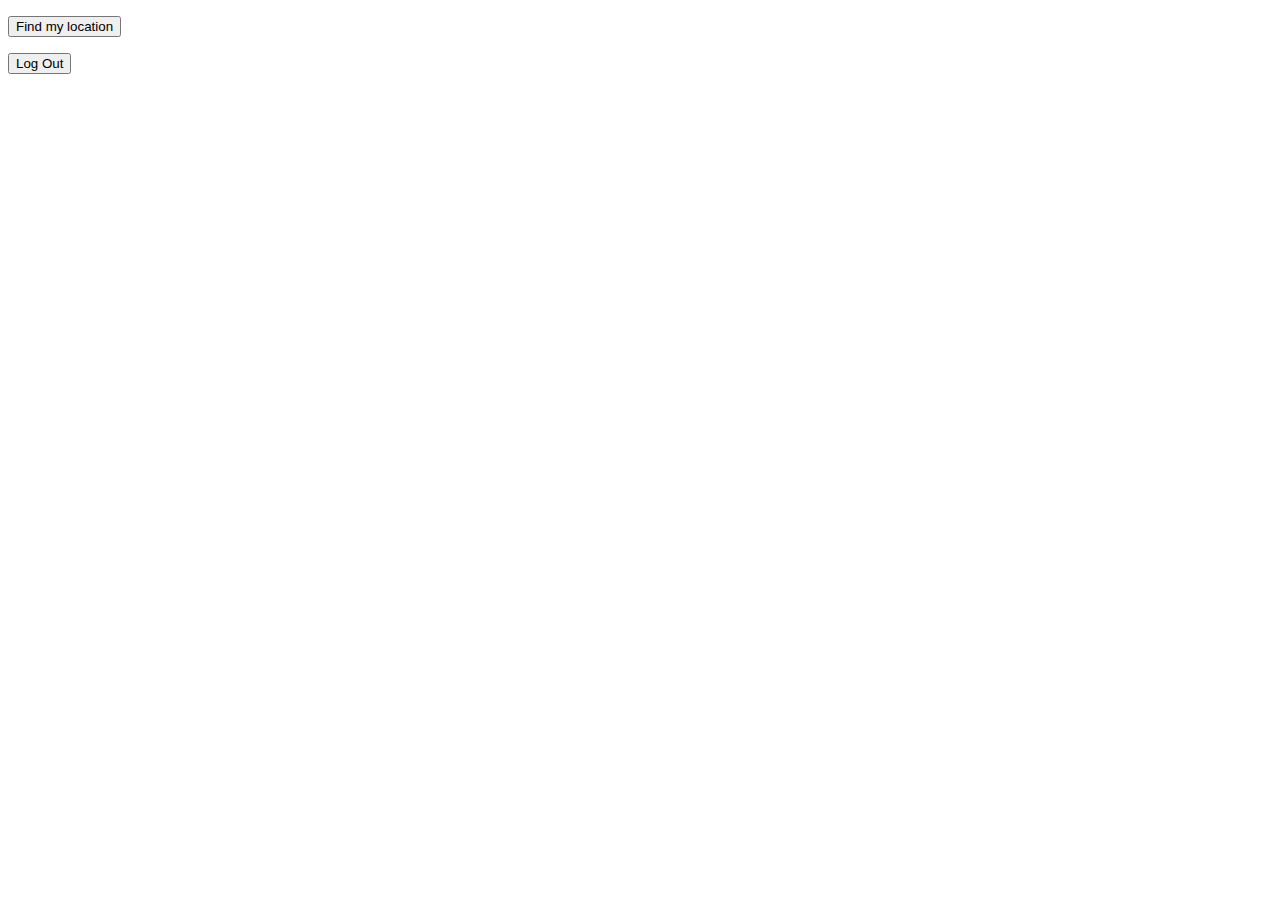
<file: sidebar.html>
<!DOCTYPE html>
<html lang="en">
<head>
    <meta charset="UTF-8">
    <meta name="viewport" content="width=device-width, initial-scale=1.0">
    <title>Document</title>
</head>
<body>

    <!--Location coords-->

 <script>

   function getLocation() 
    {
    navigator.geolocation.getCurrentPosition( showCoords );
  }


 function showCoords (position) {

            
     var devLatitude = position.coords.latitude;
     var devLongitude = position.coords.longitude;
            
         document.getElementById("current_coords").innerHTML = "lat: " + devLatitude + " long: " + devLongitude;
    }  


    window.addEventListener("load", init);

    function init()
    {	
    document.getElementById("get_coords_but").addEventListener("click", getLocation)		
    }

</script>

  <!--side bar-->
  <div id="sidebar">
        <p><input type = "button" value = "Find my location" id = "get_coords_but" >
              <div id = "current_coords"></div>
        </p>
        <p><button id="logout_sidebar" value="logout" onclick="logout()">Log Out</button>
        </p>

  </div>

    
</body>
</html>
</file>
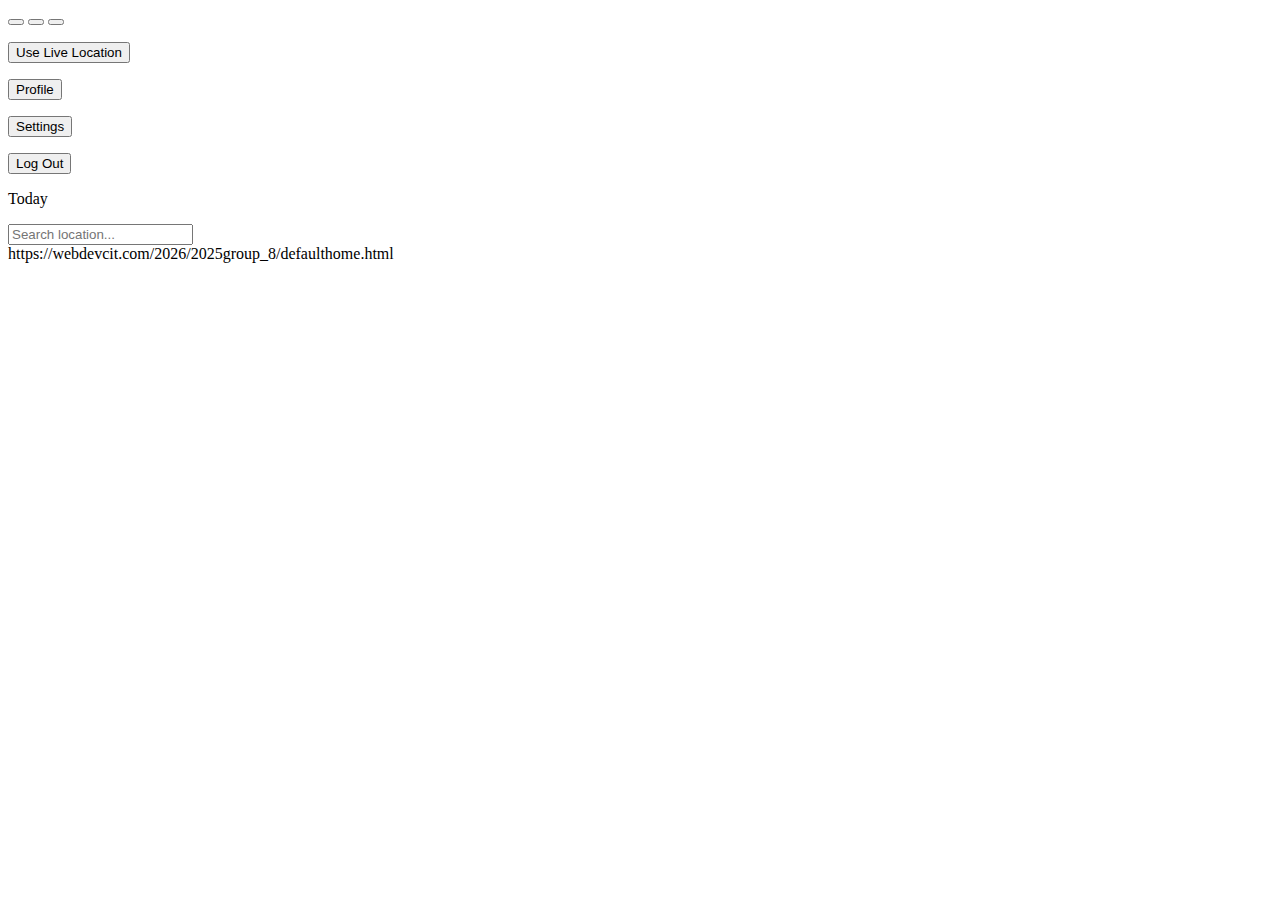
<file: test_homepage_Caoimhe.html>
<!--Group 8: Kyra O'Connor, Calum Cleary, Caoimhe O'Sullivan, Matthew Brink-->
<!DOCTYPE html>
<html lang="en">
<head>
    <meta charset="UTF-8">
    <meta name="viewport" content="width=device-width, initial-scale=1.0">
    <title>WeatherWise Cork</title>
    
    <link rel="stylesheet" href="styles.css" type="text/css" media="screen"/>
    <link rel="javascript" href="homepagefunctions.js" type="script" media="screen"/>
    <link rel="chatbotfunctions" href="chatBot.js" type="script" media="screen"/>
    <link rel="chatbotfunctions" href="loginfunctions.js" type="script" media="screen"/>

</head>
<body>

    <header>
        <button value="burger_menu" id="burger_menu" onclick="toggle_sidebar()"></button>
        <button value="profile_button_header" id="profile_button_header" onclick="open_profile()"></button>
        <button value="WeatherWise_button" id="WeatherWise_logo_button" onclick="returntohome()"></button>
    </header>

    <div id="sidebar">
        <p><button id="live_location">Use Live Location</button>
            <pre id="live_location_result"></pre>
        </p>
        <p><button id="profile_sidebar" value="get_profile" onclick="open_profile()">Profile</button>
        </p>
        <p><button id="settings_sidebar" value="get_settings" onclick="open_settings()">Settings</button>
        </p>
        <p><button id="logout_sidebar" value="logout" onclick="logout()">Log Out</button>
        </p>
    </div>

    <div id="today_panel">
        <p>Today</p><div id="todays_date"></div>
        <div id="cityname"></div> <input type="search" id="location_searchbar" placeholder="Search location...">
        <div id="todays_weather">
            <div id="temp"></div><div id="tempUnit"></div>
            <div id="description"></div>
            <div id="weatherIcon"></div>
        </div>
    </div>
 
</html>
 
https://webdevcit.com/2026/2025group_8/defaulthome.html
</file>
<file: styles.css>

</file>
<file: loginandoutstyles.css>
*,
*::before,
*::after {
  box-sizing: border-box;
}

body.login-page {
  margin: 0;
  padding: 0;
  font-family: Arial, Helvetica, sans-serif;
  color: #222;
  background: #ffffff;
  font-size: 16px;
}


.top-header {
  display: flex;
  align-items: center;
  justify-content: space-between;
  background: #b60000;
  color: #ffffff;
  padding: 30px 40px;
}

.header-icon {
  width: 45px;
  height: 45px;
  border-radius: 18px;
  border: none;
  background: transparent;
  color: #ffffff;
  font-size: 22px;
  cursor: pointer;
}

.header-logo img {
  height: 90px;
  display: block;
}



.layout-shell {
  width: 100%;
  margin: 0;
  padding: 0;
}

.layout-grid {
  display: grid;
  grid-template-columns: 500px minmax(0, 1fr);
  margin: 0;
  padding: 0;
  min-height: calc(100vh - 120px);
}



.side-panel {
  position: relative;
  overflow: hidden;
  background-image:
    linear-gradient(45deg, rgba(255,255,255,0.2) 25%, transparent 25%, transparent 75%, rgba(255,255,255,0.2) 75%, rgba(255,255,255,0.2)),
    linear-gradient(45deg, rgba(255,255,255,0.2) 25%, transparent 25%, transparent 75%, rgba(255,255,255,0.2) 75%, rgba(255,255,255,0.2));
  background-color: #d10000;
  background-size: 80px 80px;
  background-position: 0 0, 40px 40px;
}

.side-panel-logo {
  position: absolute;
  top: 45%;
  left: 50%;
  transform: translate(-50%, -50%);
}

.side-panel-logo img {
  max-width: 380px;
  width: 80%;
  display: block;
}



.form-area {
  background: #ffffff;
  padding: 0 80px;
  display: flex;
  align-items: stretch;
}

.form-wrapper {
  max-width: 720px;
  width: 100%;
  margin: 0 auto;
  display: flex;
  flex-direction: column;
  justify-content: center;
  min-height: calc(100vh - 120px);
}

.page-title {
  margin: 0 0 30px;
  font-size: 30px;
  font-weight: 600;
}



.form-block {
  width: 100%;
}

.form-field {
  margin-bottom: 18px;
}

.form-field label {
  display: block;
  font-size: 15px;
  margin-bottom: 6px;
}

.form-field input {
  width: 100%;
  padding: 12px 14px;
  border-radius: 3px;
  border: 1px solid #cccccc;
  font-size: 15px;
  outline: none;
}

.form-field input:focus {
  border-color: #66afe9;
  box-shadow: 0 0 3px rgba(102, 175, 233, 0.6);
}

.form-row.split {
  display: grid;
  grid-template-columns: 1fr 1fr;
  gap: 16px;
}



.btn {
  display: block;
  margin-top: 12px;
  padding: 12px 20px;
  border-radius: 3px;
  border: 1px solid #4da3ff;
  font-size: 16px;
  font-weight: 500;
  cursor: pointer;
  text-align: center;
}

.btn-primary {
  background: #4da3ff;
  color: #ffffff;
}

.btn-primary:hover {
  background: #3b8de0;
}



.divider {
  margin: 32px 0 18px;
  display: flex;
  align-items: center;
  gap: 12px;
  font-size: 14px;
  color: #888888;
}

.divider::before,
.divider::after {
  content: "";
  flex: 1;
  height: 1px;
  background: #e0e0e0;
}



.form-inline-links {
  margin-top: 8px;
  font-size: 13px;
}

.muted-link {
  color: #777777;
  text-decoration: none;
}

.muted-link:hover {
  text-decoration: underline;
}

.secondary-text {
  font-size: 14px;
  color: #555555;
}



@media (max-width: 900px) {
  .layout-grid {
    grid-template-columns: 1fr;
  }

  .side-panel {
    display: none;
  }

  .form-area {
    padding: 32px 24px;
  }

  .form-wrapper {
    min-height: auto;
    padding: 24px 0;
  }
}
</file>
